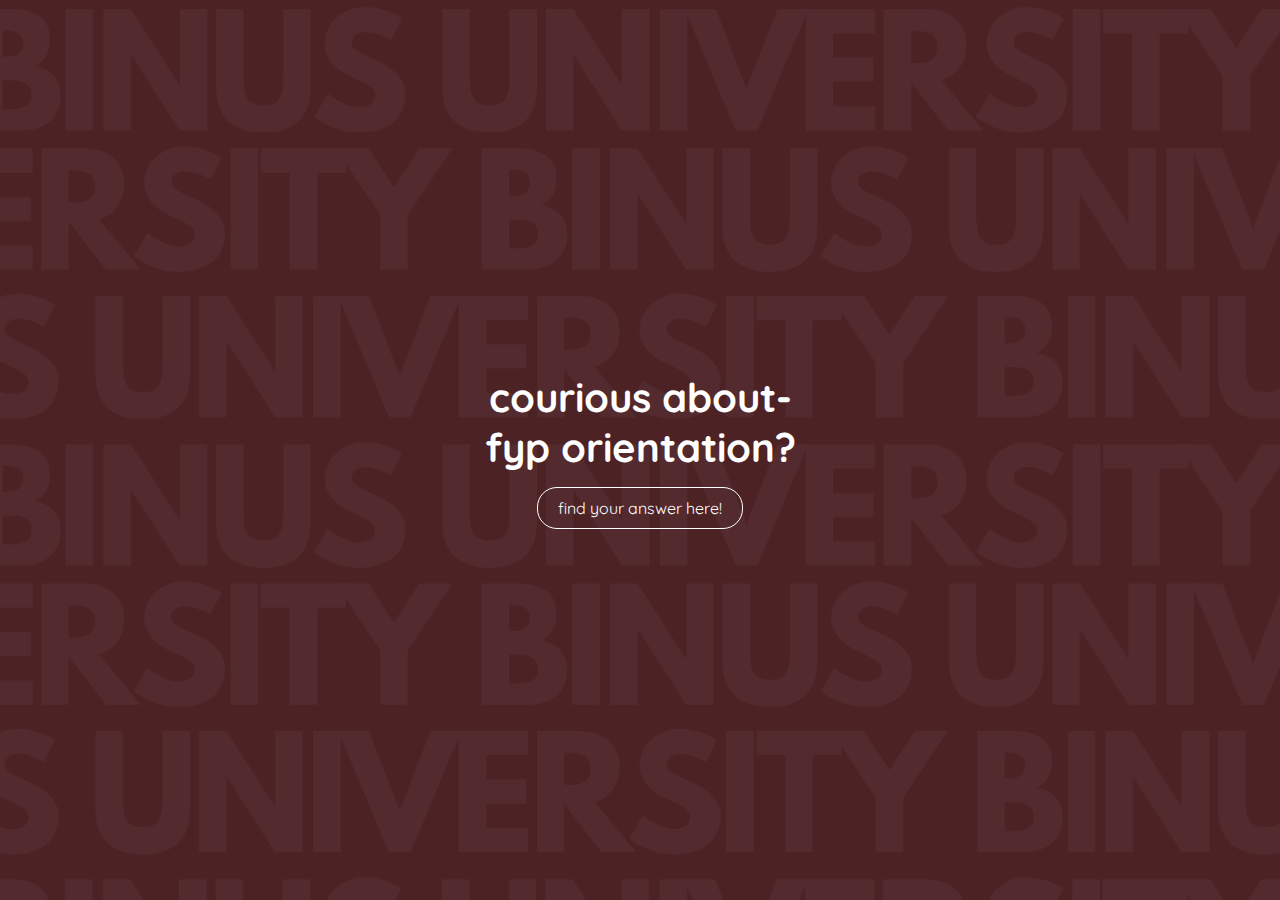
<file: FYP-web/Homepage/index.html>
<!DOCTYPE html>
<html lang="en">
  <head>
    <meta charset="UTF-8" />
    <meta name="viewport" content="width=device-width, initial-scale=1.0" />
    <link rel="icon" href="../../assets/favicon.ico" />
    <link rel="stylesheet" href="style.css" />
    <link
      rel="stylesheet"
      href="https://cdnjs.cloudflare.com/ajax/libs/font-awesome/6.7.2/css/all.min.css"
      integrity="sha512-Evv84Mr4kqVGRNSgIGL/F/aIDqQb7xQ2vcrdIwxfjThSH8CSR7PBEakCr51Ck+w+/U6swU2Im1vVX0SVk9ABhg=="
      crossorigin="anonymous"
      referrerpolicy="no-referrer"
    />
    <link rel="preconnect" href="https://fonts.googleapis.com" />
    <link rel="preconnect" href="https://fonts.gstatic.com" crossorigin />
    <link
      href="https://fonts.googleapis.com/css2?family=Quicksand:wght@300..700&display=swap"
      rel="stylesheet"
    />
    <title>efwaipiel - alam sutera</title>
  </head>
  <div class="moving-background"></div>
    <!-- <nav id="navbar-container">
      <a href="./index.html" id="logo-fypl"><img src="../../assets/logo.PNG" alt="logo" id="logo-nav"
      /></a>

      <div>
        <ul id="resp-nav">
          <li><a href="./fyp.html">fyp</a></li>
          <li><a href="./faq.html">faq</a></li>
          <a href="#" id="close"
            ><img src="../../assets/x-button.png" alt=""
          /></a>
        </ul>
      </div>

      <div id="mobile">
        <i id="bar"><img src="../../assets/drop-button.png" alt=""/></i>
      </div>
    </nav> -->

    <div class="title-home">
      <h1>courious about-</h1>
      <h1>fyp orientation?</h1>
      <a href="./fyp.html">find your answer here!</a>
    </div>

    <script src="./script.js"></script>
  </body>
</html>
</file>
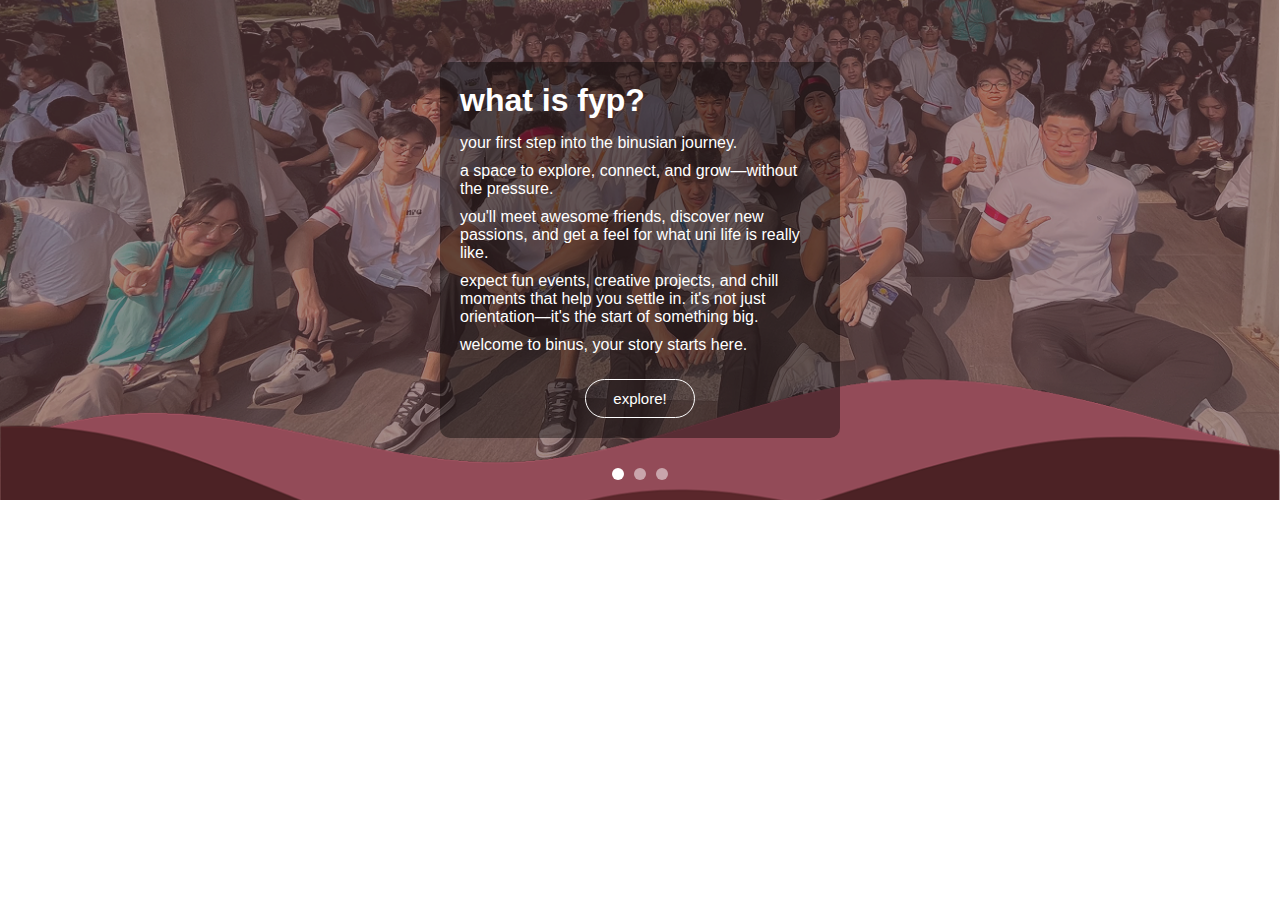
<file: FYP-web/Homepage/carosel-testing.html>
<!DOCTYPE html>
<html lang="en">
<head>
  <meta charset="UTF-8">
  <meta name="viewport" content="width=device-width, initial-scale=1.0">
  <title>FYP Carousel</title>
  <style>
    * {
      margin: 0;
      padding: 0;
      box-sizing: border-box;
    }

    body {
      font-family: Arial, sans-serif;
    }

    .carousel-container {
      position: relative;
      height: 500px;
      overflow: hidden;
    }

    .carousel-slide {
      position: absolute;
      top: 0;
      left: 0;
      width: 100%;
      height: 100%;
      opacity: 0;
      transition: opacity 0.5s ease-in-out;
      background-size: cover;
      background-position: center;
      display: flex;
      flex-direction: column;
      align-items: center;
      justify-content: center;
    }

    .carousel-slide.active {
      opacity: 1;
    }

    .first-card {
      color: white;
      height: 100%;
      width: 100%;
      display: flex;
      flex-direction: column;
      align-items: center;
      justify-content: center;
    }

    .first-card div {
      display: flex;
      flex-direction: column;
      justify-content: center;
      width: 400px;
      z-index: 10;
      background-color: rgba(0, 0, 0, 0.4);
      padding: 20px;
      border-radius: 10px;
    }

    .first-card h1 {
      margin-bottom: 15px;
    }

    .first-card p {
      margin-bottom: 10px;
    }

    .first-card div button {
      margin-top: 15px;
      background: none;
      border: 1px solid white;
      padding: 10px 20px;
      border-radius: 20px;
      transition: 0.45s;
      color: white;
      width: 110px;
      font-size: 15px;
      align-self: center;
    }

    .first-card div button:hover {
      background-color: #fefefe;
      border: 1px solid white;
      color: #59282b;
      cursor: pointer;
    }

    .carousel-indicators {
      position: absolute;
      bottom: 20px;
      left: 50%;
      transform: translateX(-50%);
      display: flex;
      gap: 10px;
      z-index: 20;
    }

    .indicator {
      width: 12px;
      height: 12px;
      border-radius: 50%;
      background-color: rgba(255, 255, 255, 0.5);
      cursor: pointer;
      transition: background-color 0.3s ease;
    }

    .indicator.active {
      background-color: white;
    }
  </style>
</head>
<body>
  <div class="carousel-container">
    <div class="carousel-slide active" style="background-image: url('../../assets/card-1.png')">
      <div class="first-card">
        <div>
          <h1>what is fyp?</h1>
          <p>your first step into the binusian journey.</p>
          <p>a space to explore, connect, and grow—without the pressure.</p>
          <p>
            you'll meet awesome friends, discover new passions, and get a feel for
            what uni life is really like.
          </p>
          <p>
            expect fun events, creative projects, and chill moments that help you
            settle in. it's not just orientation—it's the start of something big.
          </p>
          <p>welcome to binus, your story starts here.</p>
          <button id="exploreButton">explore!</button>
        </div>
      </div>
    </div>
    <div class="carousel-slide" style="background-image: url('../../assets/card-2.png')">
      <div class="first-card">
        <div>
          <h1>discover more</h1>
          <p>fyp is where connections begin and futures take shape.</p>
          <p>join events designed to help you find your place in binus.</p>
          <p>
            whether you're into tech, arts, business, or just figuring things out—there's
            something here for you.
          </p>
          <p>
            our community is waiting to welcome you.
          </p>
          <button id="joinButton">join us!</button>
        </div>
      </div>
    </div>
    <div class="carousel-slide" style="background-image: url('../../assets/card-3.png')">
      <div class="first-card">
        <div>
          <h1>grow with us</h1>
          <p>at binus, learning happens everywhere.</p>
          <p>fyp introduces you to a world of opportunities beyond the classroom.</p>
          <p>
            build skills, develop confidence, and make memories that will last a lifetime.
          </p>
          <p>
            we're excited to see what you'll achieve.
          </p>
          <button id="learnButton">learn more</button>
        </div>
      </div>
    </div>
    <div class="carousel-indicators">
      <div class="indicator active" data-index="0"></div>
      <div class="indicator" data-index="1"></div>
      <div class="indicator" data-index="2"></div>
    </div>
  </div>

  <script>
    document.addEventListener('DOMContentLoaded', function() {
      const slides = document.querySelectorAll('.carousel-slide');
      const indicators = document.querySelectorAll('.indicator');
      let currentSlide = 0;
      let interval;

      // Function to change slide
      function changeSlide(index) {
        // Remove active class from all slides and indicators
        slides.forEach(slide => slide.classList.remove('active'));
        indicators.forEach(indicator => indicator.classList.remove('active'));
        
        // Add active class to current slide and indicator
        slides[index].classList.add('active');
        indicators[index].classList.add('active');
        
        // Update current slide index
        currentSlide = index;
      }

      // Auto slide change
      function startCarousel() {
        interval = setInterval(() => {
          let nextSlide = (currentSlide + 1) % slides.length;
          changeSlide(nextSlide);
        }, 1000); // Change slide every 1 second
      }

      // Initialize carousel
      startCarousel();

      // Add click event to indicators
      indicators.forEach(indicator => {
        indicator.addEventListener('click', function() {
          const slideIndex = parseInt(this.getAttribute('data-index'));
          changeSlide(slideIndex);
          
          // Reset interval to prevent immediate change after manual selection
          clearInterval(interval);
          startCarousel();
        });
      });

      // Add click events to buttons
      document.getElementById('exploreButton').addEventListener('click', function() {
        alert('Welcome to FYP! Start exploring now!');
      });

      // Add event listeners for other buttons when the respective slides are active
      document.querySelectorAll('button').forEach(button => {
        button.addEventListener('click', function() {
          if (this.id === 'joinButton') {
            alert('Thanks for joining us! We\'ll be in touch soon.');
          } else if (this.id === 'learnButton') {
            alert('Check your email for more information about FYP opportunities!');
          }
        });
      });

      // Pause carousel on hover
      document.querySelector('.carousel-container').addEventListener('mouseenter', function() {
        clearInterval(interval);
      });

      // Resume carousel on mouse leave
      document.querySelector('.carousel-container').addEventListener('mouseleave', function() {
        startCarousel();
      });
    });
  </script>
</body>
</html>
</file>
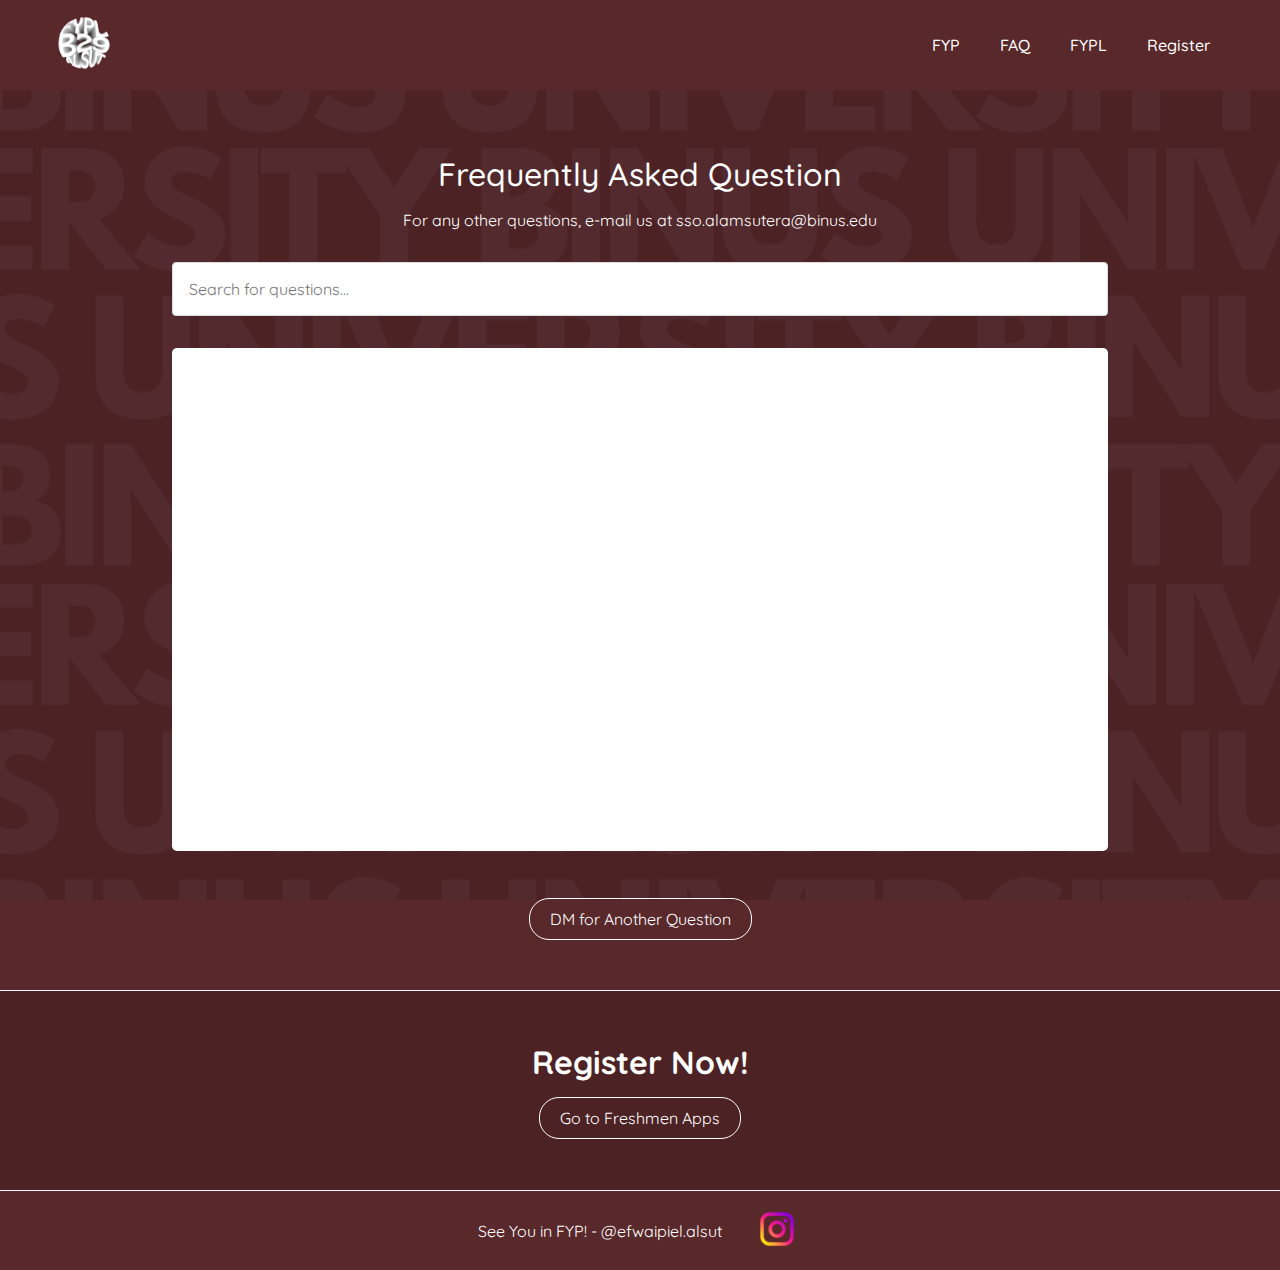
<file: FYP-web/Homepage/faq.html>
<!DOCTYPE html>
<html lang="en">
  <head>
    <meta charset="UTF-8" />
    <meta name="viewport" content="width=device-width, initial-scale=1.0" />
    <link rel="icon" href="assets/favicon.ico" />
    <link rel="stylesheet" href="style.css" />
    <link
      rel="stylesheet"
      href="https://cdnjs.cloudflare.com/ajax/libs/font-awesome/6.7.2/css/all.min.css"
      integrity="sha512-Evv84Mr4kqVGRNSgIGL/F/aIDqQb7xQ2vcrdIwxfjThSH8CSR7PBEakCr51Ck+w+/U6swU2Im1vVX0SVk9ABhg=="
      crossorigin="anonymous"
      referrerpolicy="no-referrer"
    />
    <link rel="preconnect" href="https://fonts.googleapis.com" />
    <link rel="preconnect" href="https://fonts.gstatic.com" crossorigin />
    <link
      href="https://fonts.googleapis.com/css2?family=Quicksand:wght@300..700&display=swap"
      rel="stylesheet"
    />
    <title>FAQ</title>
  </head>
  <body>
    <nav id="navbar-container">
      <a href="./fyp.html" id="logo-fypl">
        <img src="assets/Logo.png" alt="logo" id="logo-nav"/>
      </a>

      <div>
        <ul id="resp-nav">
          <li><a href="./fyp.html">FYP</a></li>
          <li><a href="./faq.html">FAQ</a></li>
          <li><a href="./fypl.html">FYPL</a></li>
          <li><a href="https://freshmen.apps.binus.ac.id">Register</a></li>
          <a href="#" id="close"
            ><img src="assets/x-button.png" alt=""
          /></a>
        </ul>
      </div>

      <div id="mobile">
        <i id="bar"><img src="assets/drop-button.png" alt="" /></i>
      </div>
    </nav>

    <div class="faq-wrapper">
      <h1>Frequently Asked Question</h1>
      <p class="email-contact">
        For any other questions, e-mail us at
        <a href="mailto:sso.alamsutera@binus.edu">sso.alamsutera@binus.edu</a>
      </p>

      <div class="search-container">
        <input
          type="text"
          class="search-input"
          placeholder="Search for questions..."
          id="searchFAQ"
        />
      </div>

      <div class="faq-container">
        <div class="faq-item">
          <div class="faq-question">
            <span>What is FL and what do they do?</span>
            <span class="faq-toggle">+</span>
          </div>
          <div class="faq-answer">
            <p>
              Freshmen leader (FL) is one of the roles in the whole fyp series.
              FLs are basically the first people freshmen will interact with
              during orientation. For about a week, FLs will help guide and lead
              freshmen to adjust to college life, understand and apply binus
              core values (like BGA, SPIRIT, etc.), and make sure everything
              runs smoothly during orientation.
            </p>
          </div>
        </div>

        <div class="faq-item">
          <div class="faq-question">
            <span>What are the benefits of being an FL or FP?</span>
            <span class="faq-toggle">+</span>
          </div>
          <div class="faq-answer">
            <p>
              There's a bunch of perks you get if you join as an FL or FP.
              Things like certificates, SAT points (for FL), community service
              points (for FP), and of course a lot of soft skills you'll develop
              from the experience. you'll also get a lanyard, t-shirt (for FL),
              and exclusive apparel (for FP) that looks super cool. That's it?
              Nopeee, you'll also get free parking during your time as an FL or
              FP. Pretty nice right?
            </p>
          </div>
        </div>

        <div class="faq-item">
          <div class="faq-question">
            <span>How to sign up as FL or FP?</span>
            <span class="faq-toggle">+</span>
          </div>
          <div class="faq-answer">
            <p>
              If you wanna sign up, just go to freshmen.apps.binus.ac.id (if
              it's slow or error try incognito or a different browser). Then go
              to 'student registration' and make sure the role at the top is set
              to 'freshmen chaperone'. Don't forget to click 'search'. Scroll
              down and you'll see the open recruitment poster for FL and FP,
              read it to check the requirements. Then scroll a bit more and
              you'll see the personal info form. Fill that honestly, choose the
              role you want (FL or FP), and upload your CV.
            </p>
            <p>
              Once everything's filled, double-check and just hit submit. Don't
              forget to pick your interview schedule in the 'schedule selection'
              menu. If you're applying for both FL and FP, choose the same
              schedule twice and don't forget to change the role each time to FL
              and FP. You can still reschedule later if needed. After that,
              you'll be contacted or added to a candidate group by your
              department's FYPL.
            </p>
          </div>
        </div>

        <div class="faq-item">
          <div class="faq-question">
            <span>How's the selection process for FL and FP?</span>
            <span class="faq-toggle">+</span>
          </div>
          <div class="faq-answer">
            <p>
              The selection usually starts about a week after registration
              opens. Once you've signed up, you'll be invited to a group by your
              department's FYPL, and they'll give you all the details about the
              interview schedule, room, and technical stuff. If you've chosen
              your interview slot, just show up on time and at the right place.
              after the interview, you'll need to wait for the results which
              will be reviewed by SSO and your department—it might take about
              1-2 months. the results will be sent to your BINUS email, so keep
              checking it!
            </p>
          </div>
        </div>

        <div class="faq-item">
          <div class="faq-question">
            <span
              >On the freshmen apps, there's a question “do you want to be a
              mentor?” what's that about?</span
            >
            <span class="faq-toggle">+</span>
          </div>
          <div class="faq-answer">
            <p>
              The “mentor” here is a different role that offered by BINUS, usually
              for 1 semester. you can read more about it at:
              support.binus.ac.id/article/mentor-tutor-duta-binusian if you're
              interested in that too, you can click 'yes'. don't worry, it won't
              affect your fl/fp interview result. we're just curious hehe.
            </p>
          </div>
        </div>

        <div class="faq-item">
          <div class="faq-question">
            <span
              >Can 4th semester students still apply as FP even if they'll be
              doing internships?</span
            >
            <span class="faq-toggle">+</span>
          </div>
          <div class="faq-answer">
            <p>
              Yup, totally can. Even if you're interning, you still need to lead
              the eese 2 sessions (which happens while you're interning), but
              eese 2 meetings are not as intense or frequent as EESE 1. As for
              example, you might only need to do a session once every 1-3 weeks,
              compared to weekly meetings in EESE 1. You'll just need to come to
              campus to check in manually for each session.
            </p>
          </div>
        </div>

        <div class="faq-item">
          <div class="faq-question">
            <span>What's the difference between FL and FP?</span>
            <span class="faq-toggle">+</span>
          </div>
          <div class="faq-answer">
            <p>
              The main difference is the timing of your duties. FL works during
              orientation until inauguration, while FP is active throughout the
              excellent program—around a year during the freshmen's 1st and 2nd
              semesters. the job is different too—FLs help manage freshmen and
              make sure the orientation events run well. Usually, you'll be
              assigned to a class along with other FLs and help guide freshmen
              during that week. FPs, on the other hand, are more like mentors
              during the whole academic year. You'll help your class throughout
              the excellent program, guide them during uni life, and be their
              go-to person. Benefits are also different—FPs get community
              service points, while fls get sat points.
            </p>
          </div>
        </div>

        <div class="faq-item">
          <div class="faq-question">
            <span>When does next B29 start?</span>
            <span class="faq-toggle">+</span>
          </div>
          <div class="faq-answer">
            <p>
              New student experience & transition (NEXT), which used to be
              called 'otp', will be held from August 18 to 27, then followed by
              academic experience and inauguration on september 4. So only one
              batch of next this year? yup, next is gonna be held in just one
              batch, but don't worry it's still gonna be super fun and full of
              experience. FLs will be the ones leading it, so if you're planning
              to be an FL, make sure your schedule is free from august to
              September, okay?
            </p>
          </div>
        </div>
      </div>
    </div>

    <div id="faq-button">
      <a href="https://www.instagram.com/efwaipiel.alsut?utm_source=ig_web_button_share_sheet&igsh=ZDNlZDc0MzIxNw==">
        DM for Another Question
      </a>
    </div>

    <div class="register-card">
      <h1>Register Now!</h1>
      <a href="https://freshmen.apps.binus.ac.id">Go to Freshmen Apps</a>
    </div>

    <footer>
      <p>See You in FYP! - @efwaipiel.alsut</p>
      <a
        href="https://www.instagram.com/efwaipiel.alsut?utm_source=ig_web_button_share_sheet&igsh=ZDNlZDc0MzIxNw=="
        ><img src="assets/instagram.png" alt="instagram-logo"
      /></a>
    </footer>

    <script src="./script.js"></script>
  </body>
</html>
</file>
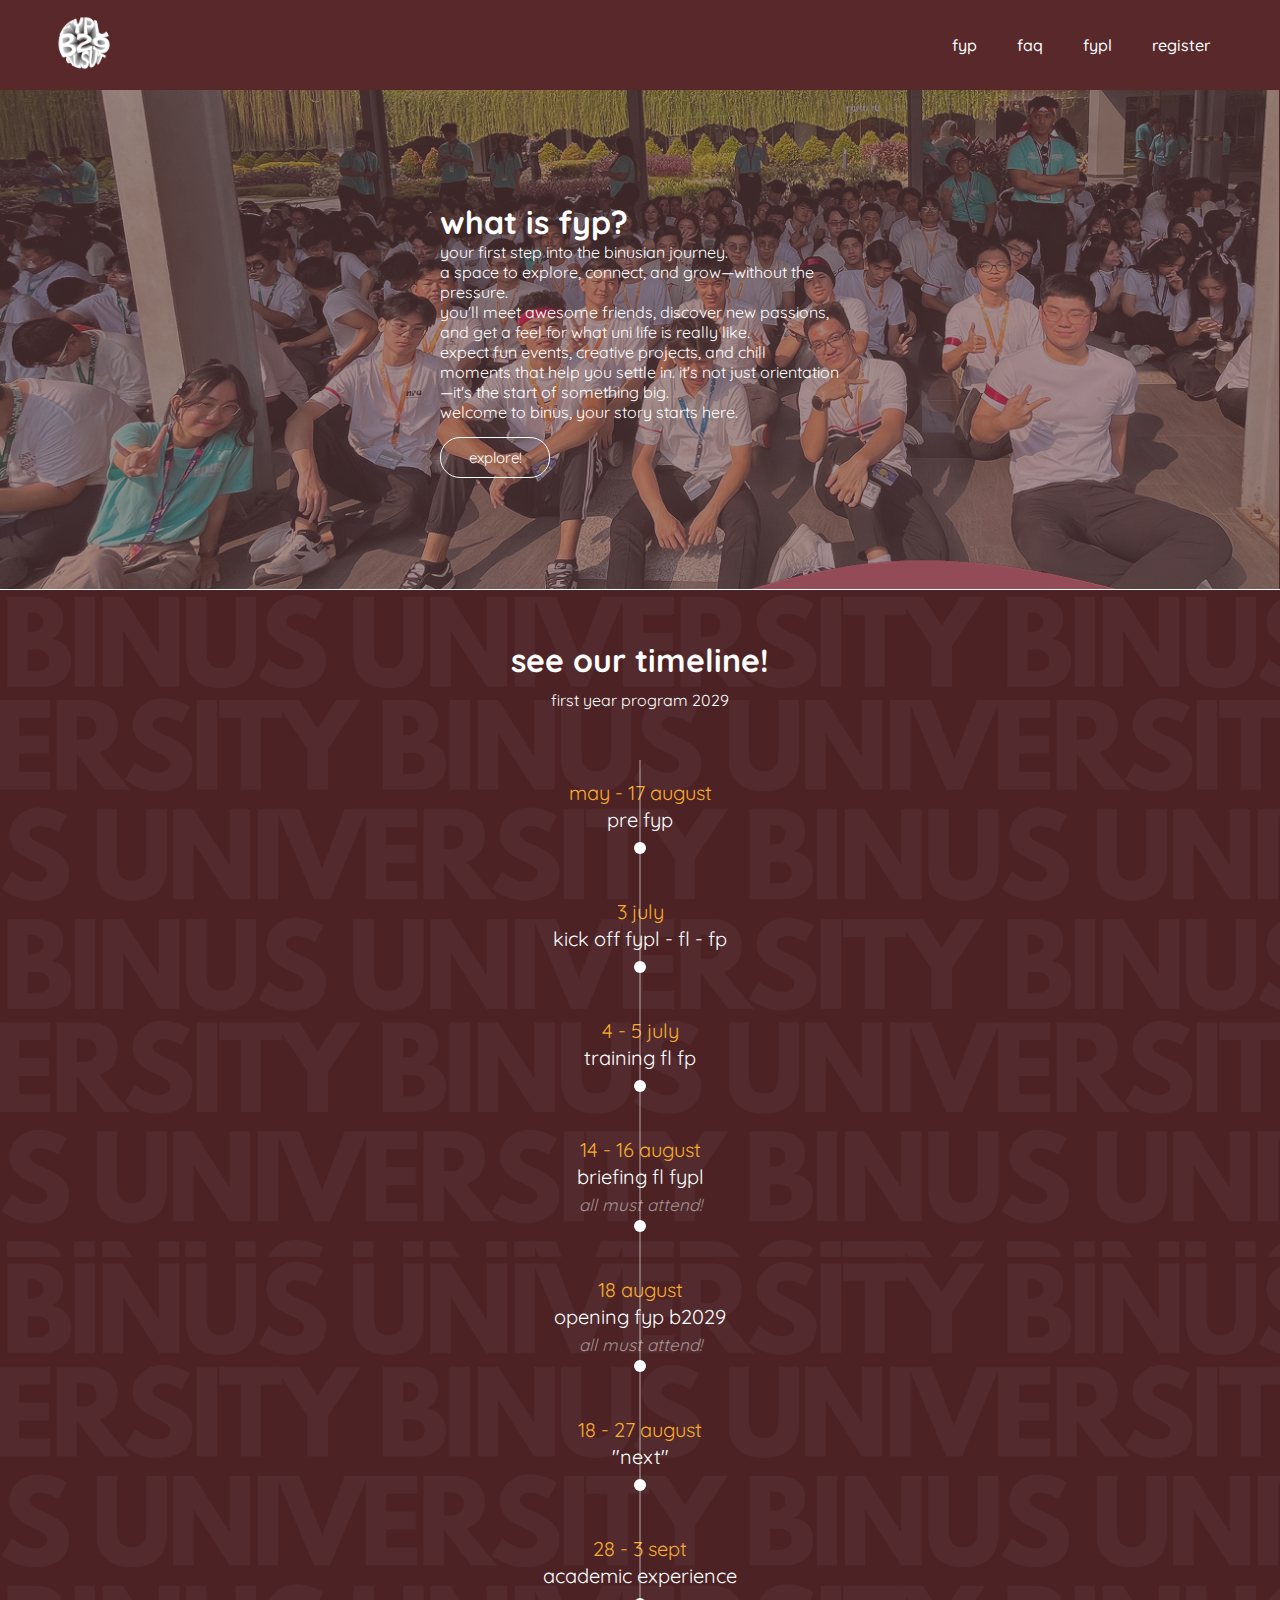
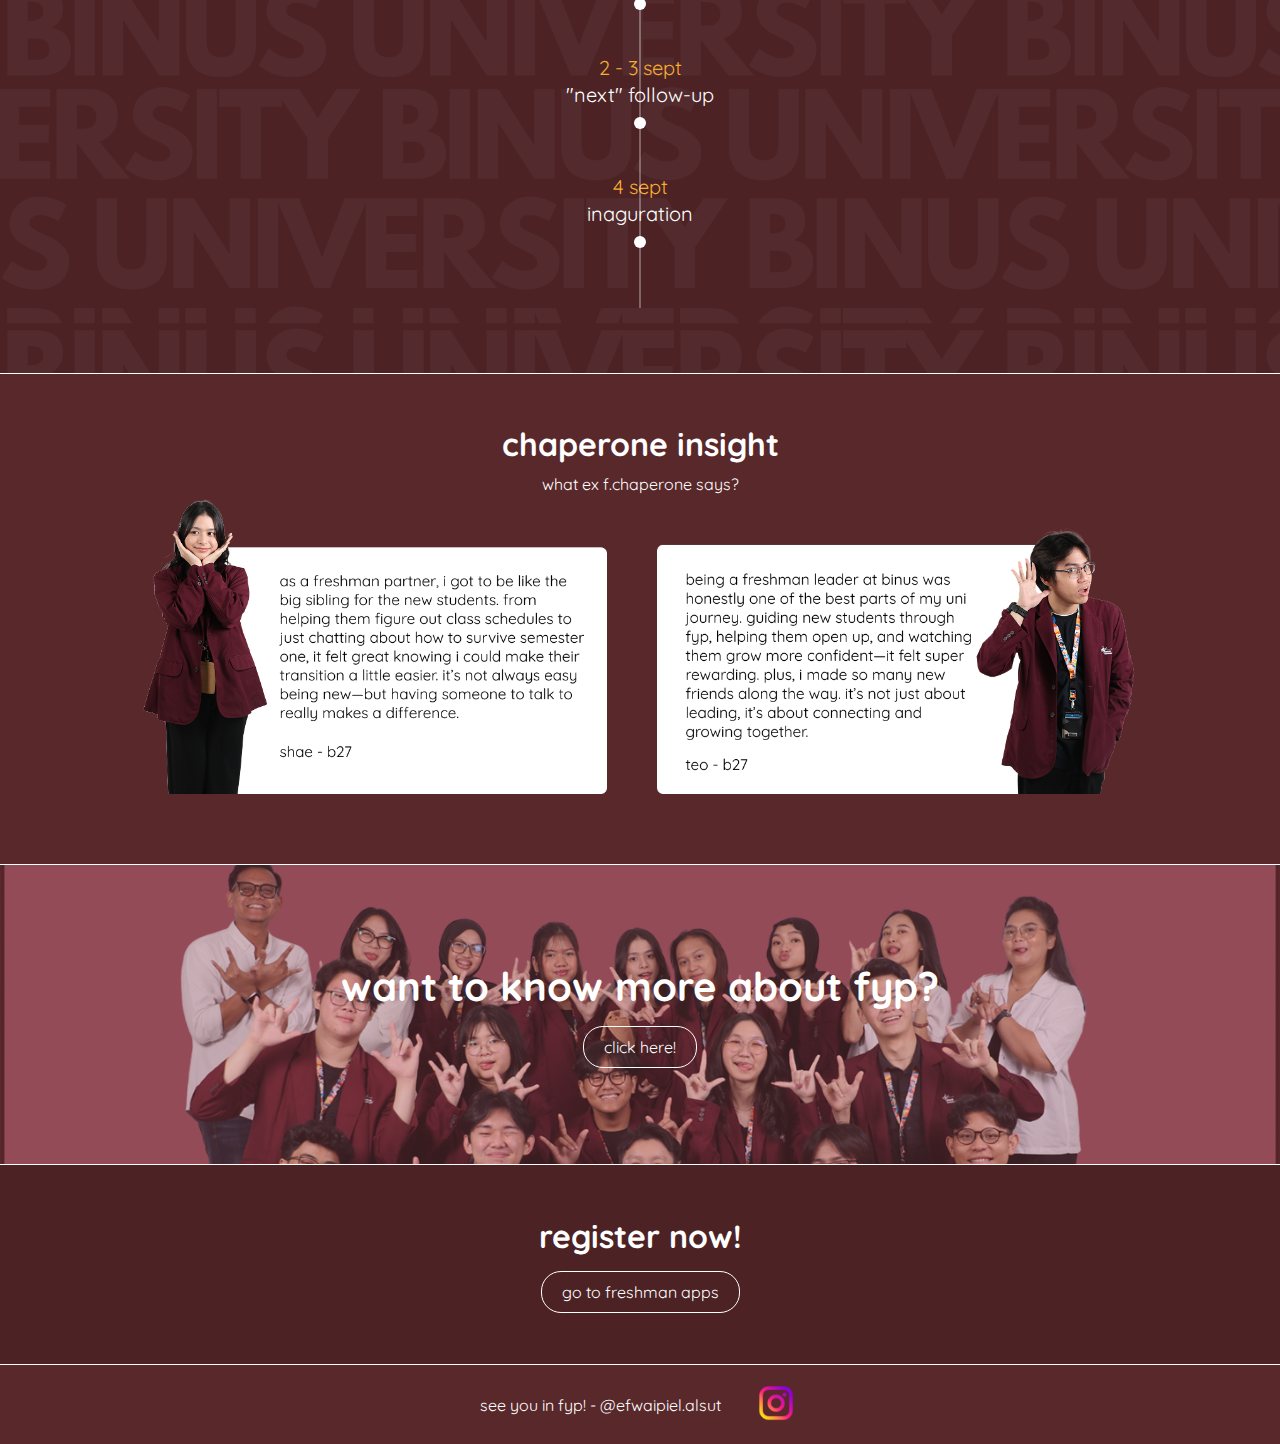
<file: FYP-web/Homepage/fyp.html>
<!DOCTYPE html>
<html lang="en">
  <head>
    <meta charset="UTF-8" />
    <meta name="viewport" content="width=device-width, initial-scale=1.0" />
    <link rel="icon" href="../../assets/favicon.ico" />
    <link rel="stylesheet" href="style.css" />
    <link
      rel="stylesheet"
      href="https://cdnjs.cloudflare.com/ajax/libs/font-awesome/6.7.2/css/all.min.css"
      integrity="sha512-Evv84Mr4kqVGRNSgIGL/F/aIDqQb7xQ2vcrdIwxfjThSH8CSR7PBEakCr51Ck+w+/U6swU2Im1vVX0SVk9ABhg=="
      crossorigin="anonymous"
      referrerpolicy="no-referrer"
    />
    <link rel="preconnect" href="https://fonts.googleapis.com" />
    <link rel="preconnect" href="https://fonts.gstatic.com" crossorigin />
    <link
      href="https://fonts.googleapis.com/css2?family=Quicksand:wght@300..700&display=swap"
      rel="stylesheet"
    />
    <title>fyp</title>
  </head>
  <body>
    <nav id="navbar-container">
      <a href="./fyp.html" id="logo-fypl"
        ><img src="../../assets/logo.PNG" alt="logo" id="logo-nav"
      /></a>

      <div>
        <ul id="resp-nav">
          <li><a href="./fyp.html">fyp</a></li>
          <li><a href="./faq.html">faq</a></li>
          <li><a href="./fypl.html">fypl</a></li>
          <li><a href="https://freshmen.apps.binus.ac.id">register</a></li>
          <a href="#" id="close"
            ><img src="../../assets/x-button.png" alt=""
          /></a>
        </ul>
      </div>

      <div id="mobile">
        <i id="bar"><img src="../../assets/drop-button.png" alt="" /></i>
      </div>
    </nav>

    <div class="first-card">
      <div>
        <h1>what is fyp?</h1>
        <p>your first step into the binusian journey.</p>
        <p>a space to explore, connect, and grow—without the pressure.</p>
        <p>
          you'll meet awesome friends, discover new passions, and get a feel for
          what uni life is really like.
        </p>
        <p>
          expect fun events, creative projects, and chill moments that help you
          settle in. it's not just orientation—it's the start of something big.
        </p>
        <p>welcome to binus, your story starts here.</p>
        <button id="exploreButton">explore!</button>
      </div>
    </div>

    <div class="timeline-container">

      <div class="title-timeline">
        <h1>see our timeline!</h1>
        <p>first year program 2029</p>
      </div>
      

      <div class="timeline-line"></div>

      <div class="timeline-item">
        <div class="timeline-content">
          <div class="album-title">may - 17 august</div>
          <div class="track-title">pre fyp</div>
        </div>
        <div class="timeline-dot"></div>
      </div>

      <div class="timeline-item">
        <div class="timeline-content">
          <div class="album-title">3 july</div>
          <div class="track-title">kick off fypl - fl - fp</div>
        </div>
        <div class="timeline-dot"></div>
      </div>

      <div class="timeline-item">
        <div class="timeline-content">
          <div class="album-title">4 - 5 july</div>
          <div class="track-title">training fl fp</div>
        </div>
        <div class="timeline-dot"></div>
      </div>

      <div class="timeline-item">
        <div class="timeline-content">
          <div class="album-title">14 - 16 august</div>
          <div class="track-title">briefing fl fypl</div>
          <div class="track-note">all must attend!</div>
        </div>
        <div class="timeline-dot"></div>
      </div>

      <div class="timeline-item">
        <div class="timeline-content">
          <div class="album-title">18 august</div>
          <div class="track-title">opening fyp b2029</div>
          <div class="track-note">all must attend!</div>
        </div>
        <div class="timeline-dot"></div>
      </div>

      <div class="timeline-item">
        <div class="timeline-content">
          <div class="album-title">18 - 27 august</div>
          <div class="track-title">"next"</div>
          <!-- <div class="track-note">best metal rock / strongest dynamic</div> -->
        </div>
        <div class="timeline-dot"></div>
      </div>

      <div class="timeline-item">
        <div class="timeline-content">
          <div class="album-title">28 - 3 sept</div>
          <div class="track-title">academic experience</div>
          <!-- <div class="track-note">perfection of post-rock dynamics</div> -->
        </div>
        <div class="timeline-dot"></div>
      </div>

      <div class="timeline-item">
        <div class="timeline-content">
          <div class="album-title">2 - 3 sept</div>
          <div class="track-title">"next" follow-up</div>
          <!-- <div class="track-note">significant vocals / pure</div> -->
        </div>
        <div class="timeline-dot"></div>
      </div>

      <div class="timeline-item">
        <div class="timeline-content">
          <div class="album-title">4 sept</div>
          <div class="track-title">inaguration</div>
        </div>
        <div class="timeline-dot"></div>
      </div>

      <div class="timeline-end">
        <p></p>
      </div>

    </div>

    <div class="testimonial" id="content-section">
      <h1>chaperone insight</h1>
      <p>what ex f.chaperone says?</p>
      <div class="card-testi">
        <img src="../../assets/shae-testi.png" alt="" />
        <img src="../../assets/teo-testi.png" alt="" />
      </div>
    </div>

    <div class="card-faq">
      <div>
        <h1>want to know</h1>
        <h1>more about fyp?</h1>
      </div>

      <a href="./faq.html">click here!</a>
    </div>

    <div class="register-card">
      <h1>register now!</h1>
      <a href="https://freshmen.apps.binus.ac.id">go to freshman apps</a>
    </div>

    <footer>
      <p>see you in fyp! - @efwaipiel.alsut</p>
      <a
        href="https://www.instagram.com/efwaipiel.alsut?utm_source=ig_web_button_share_sheet&igsh=ZDNlZDc0MzIxNw=="
        ><img src="../../assets/instagram.png" alt="instagram-logo"
      /></a>
    </footer>

    <script src="./script.js"></script>
    <script>
      document
        .getElementById("exploreButton")
        .addEventListener("click", function () {
          const contentSection = document.getElementById("content-section");
          contentSection.scrollIntoView({ behavior: "smooth" });
        });

      document.addEventListener("DOMContentLoaded", () => {
        const bgImages = [
          "../../assets/card-1.png",
          "../../assets/card-2.png",
          "../../assets/card-3.jpeg",
          "../../assets/card-4.jpeg",
        ];

        let current = 0;
        const card = document.querySelector(".first-card");

        if (!card) {
          console.warn("Element .first-card not found");
          return;
        }

        setInterval(() => {
          card.style.backgroundImage = `url('${bgImages[current]}')`;
          current = (current + 1) % bgImages.length;
        }, 1500);
      });
    </script>
  </body>
</html>
</file>
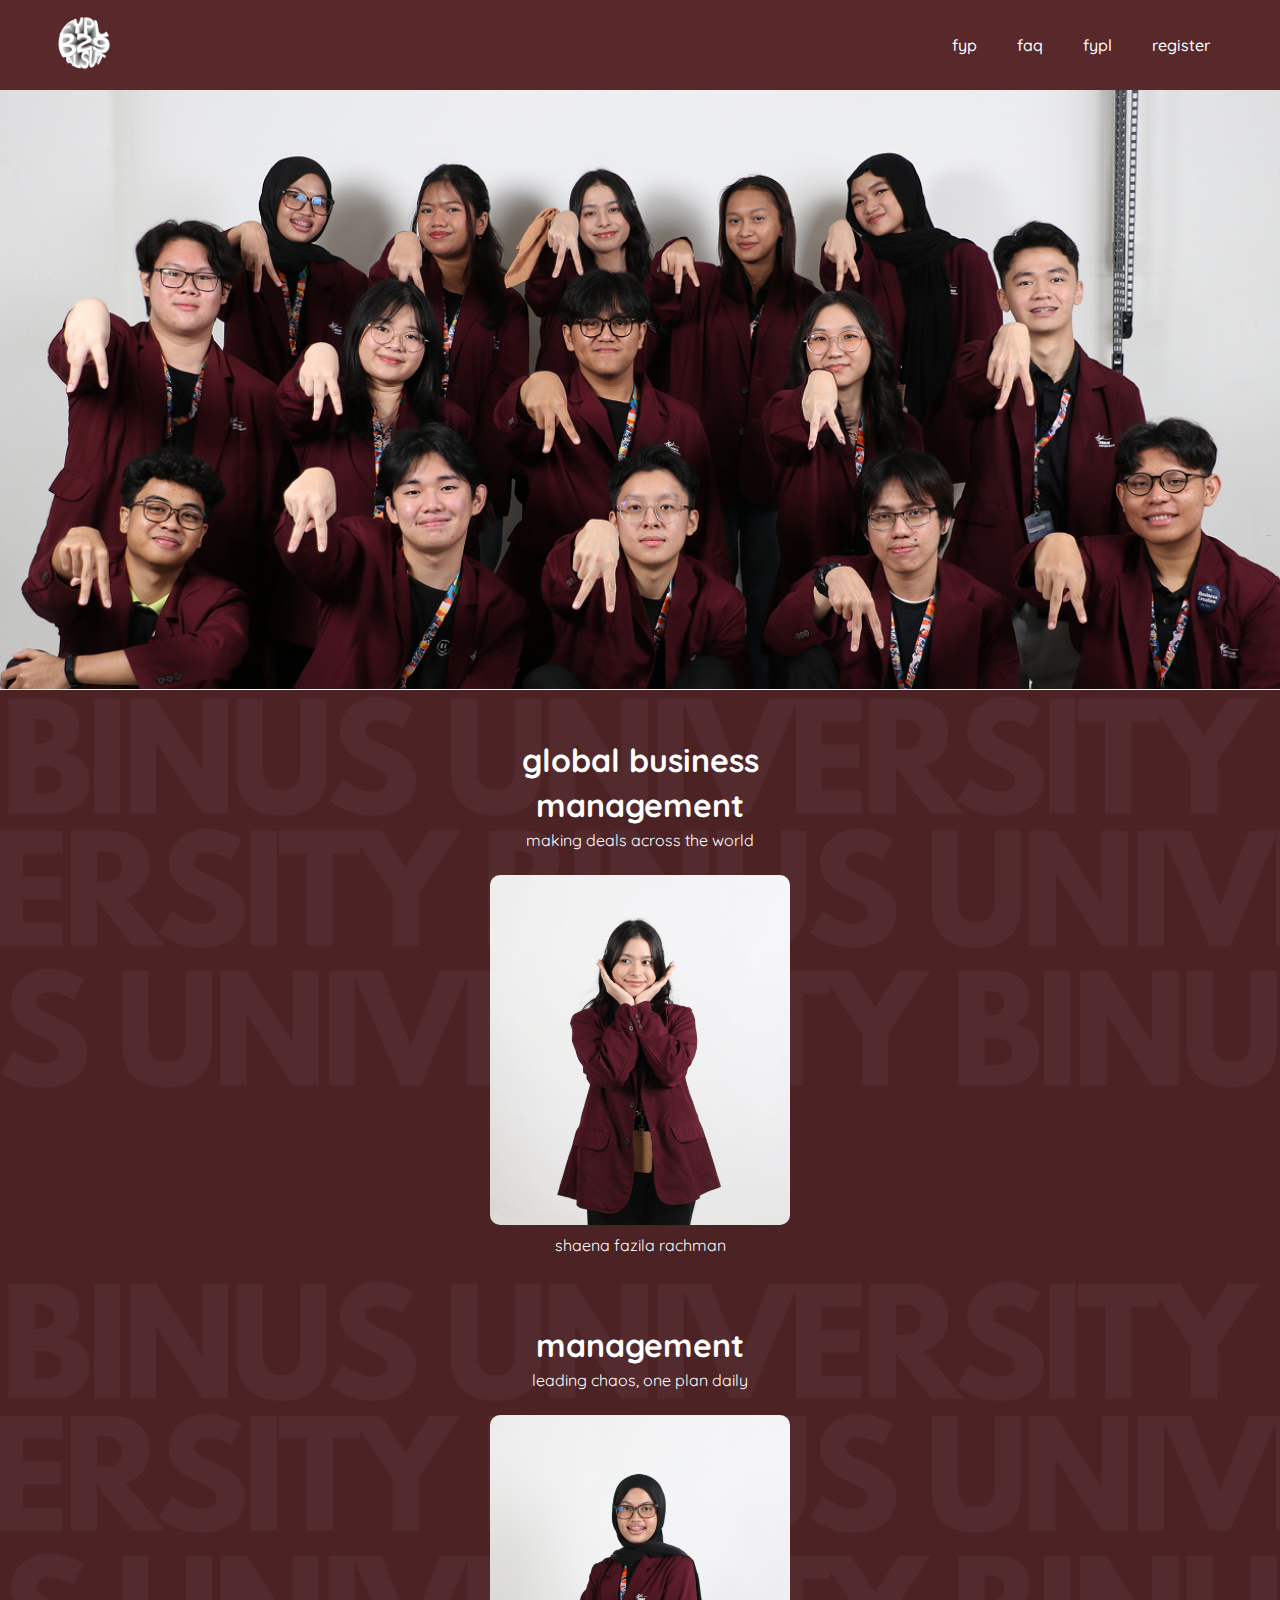
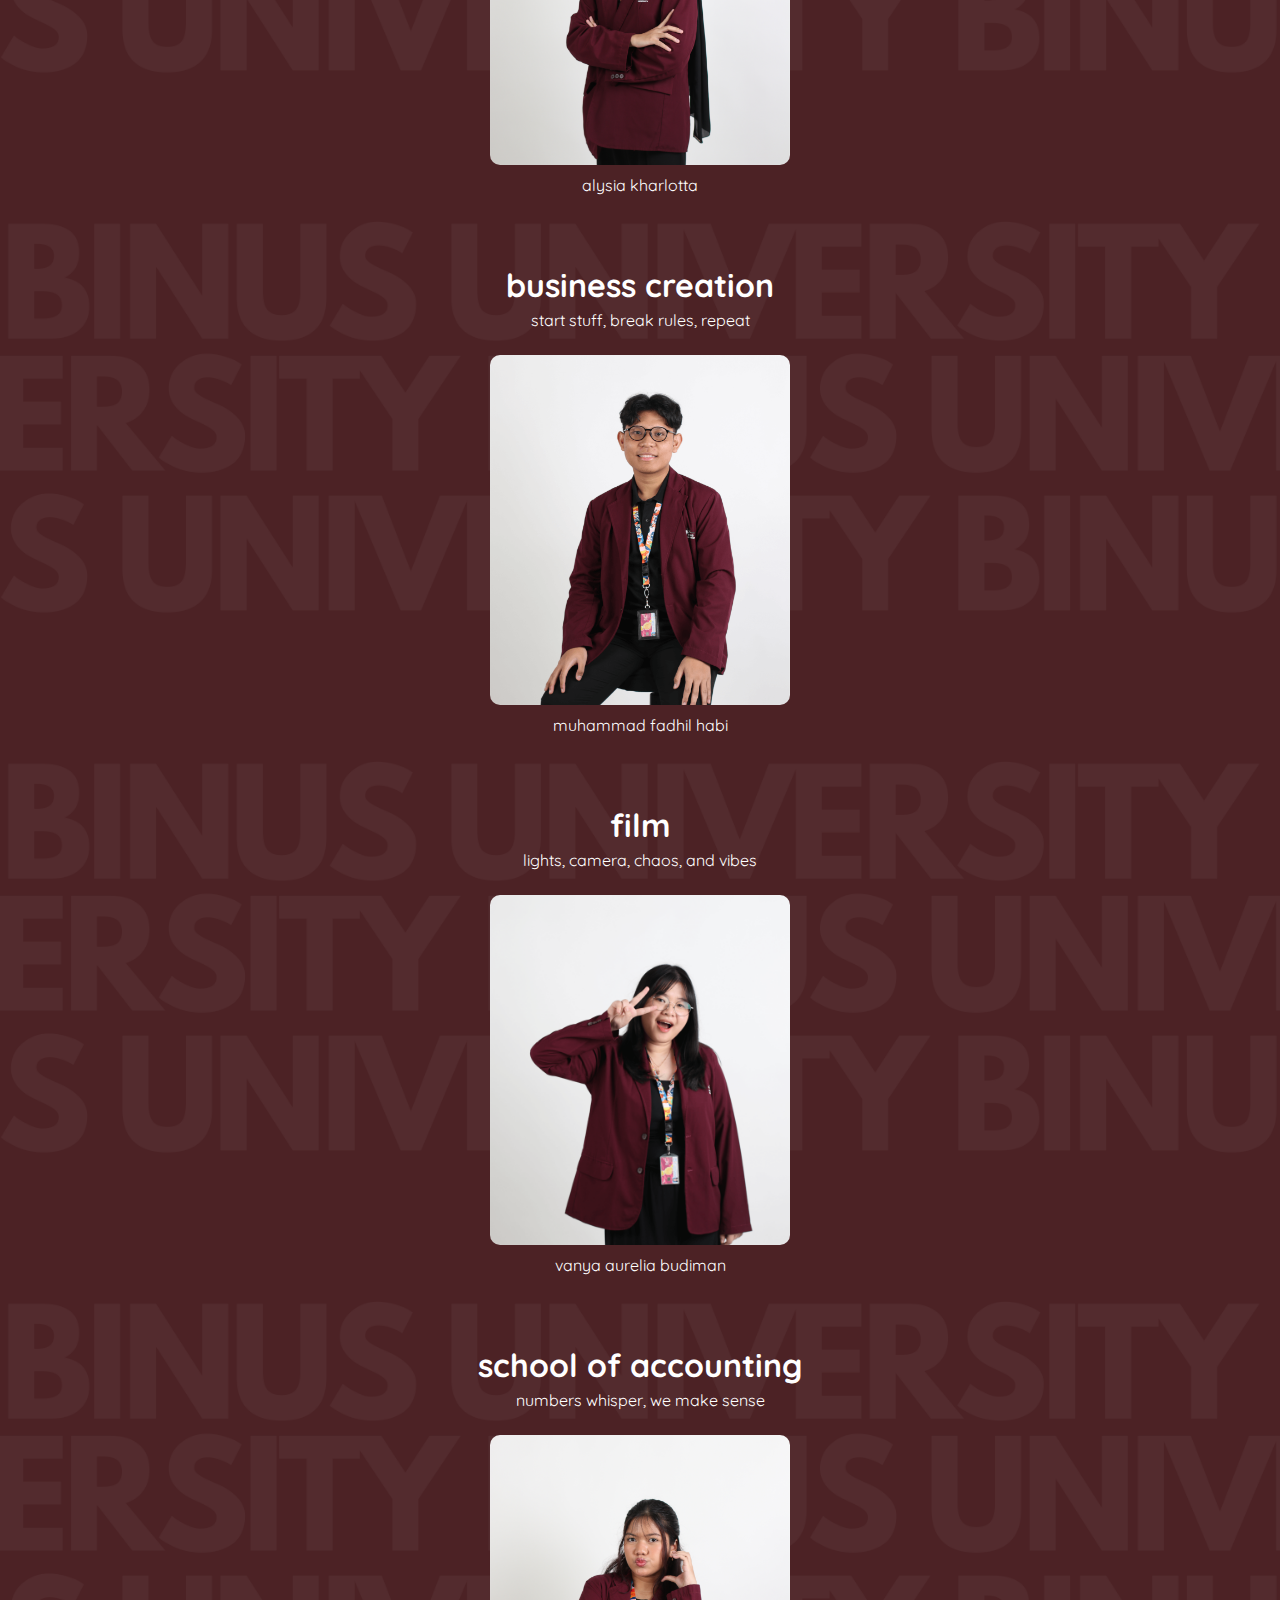
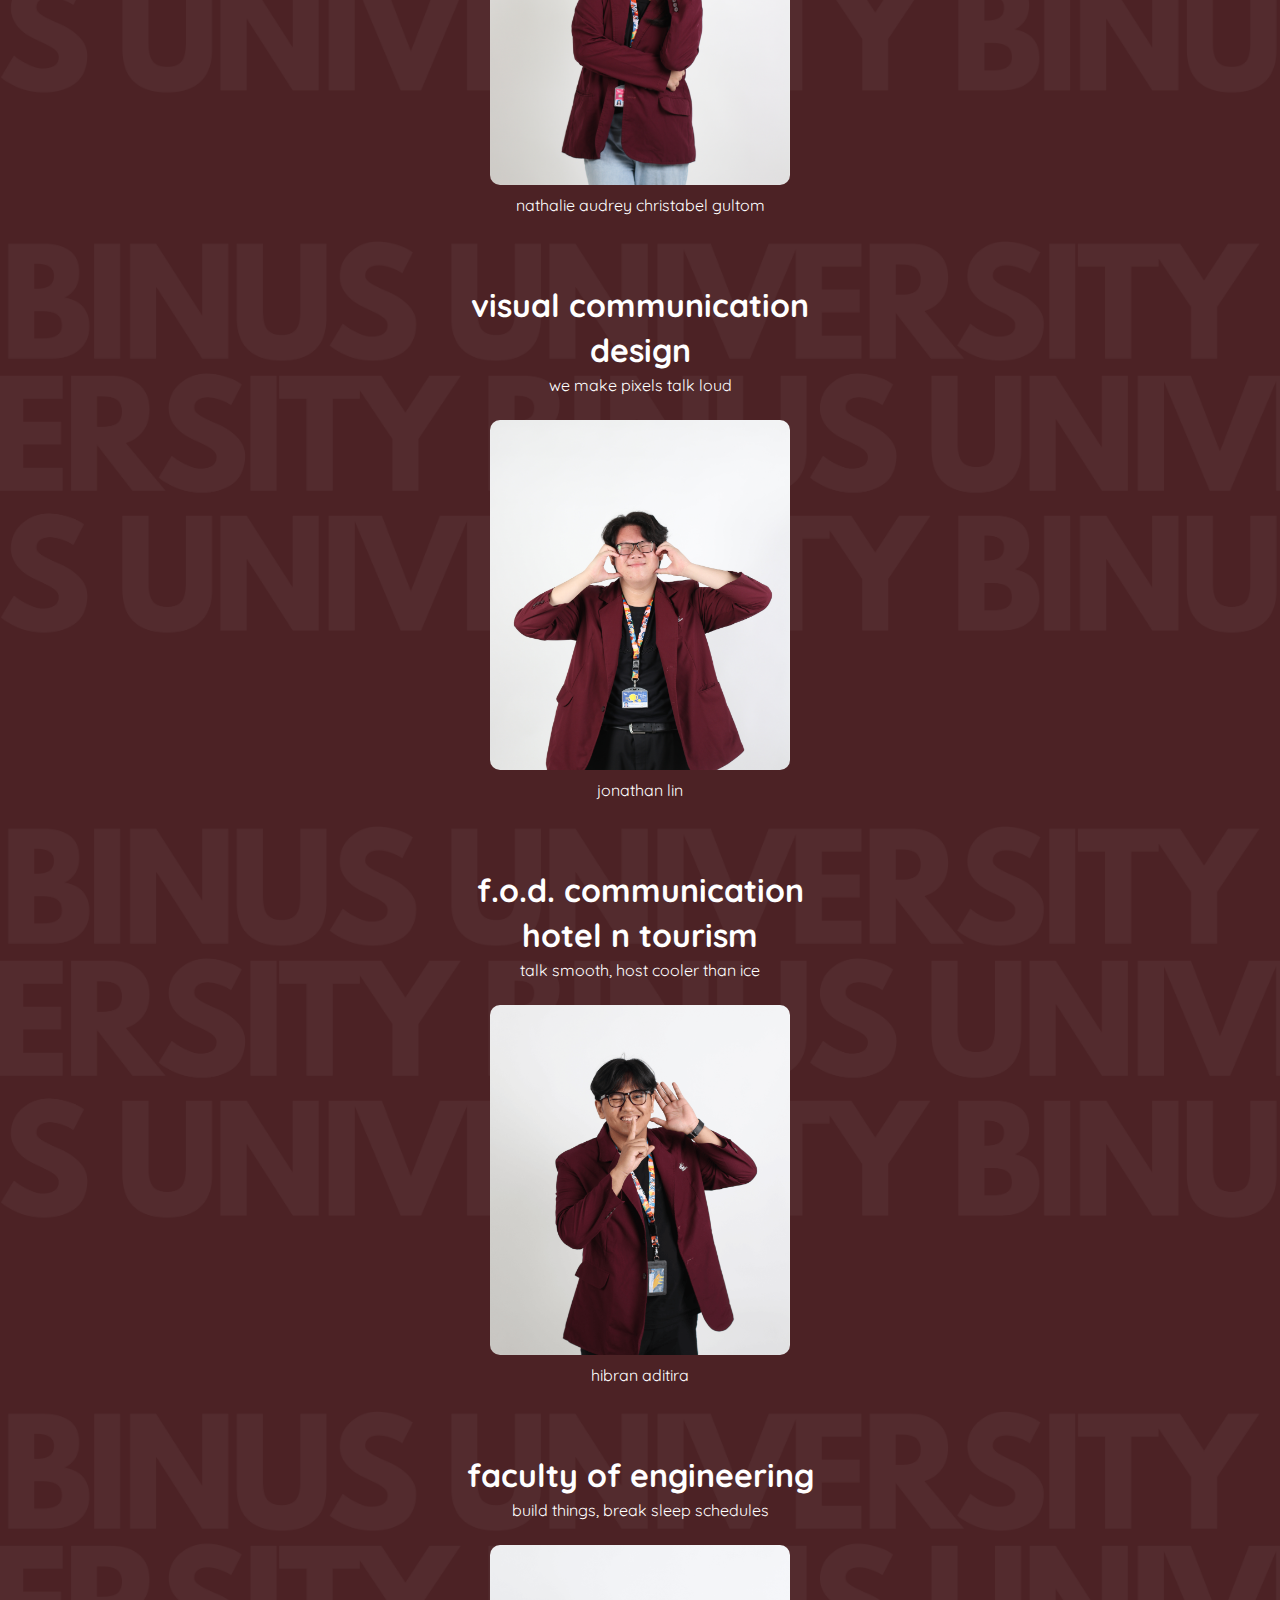
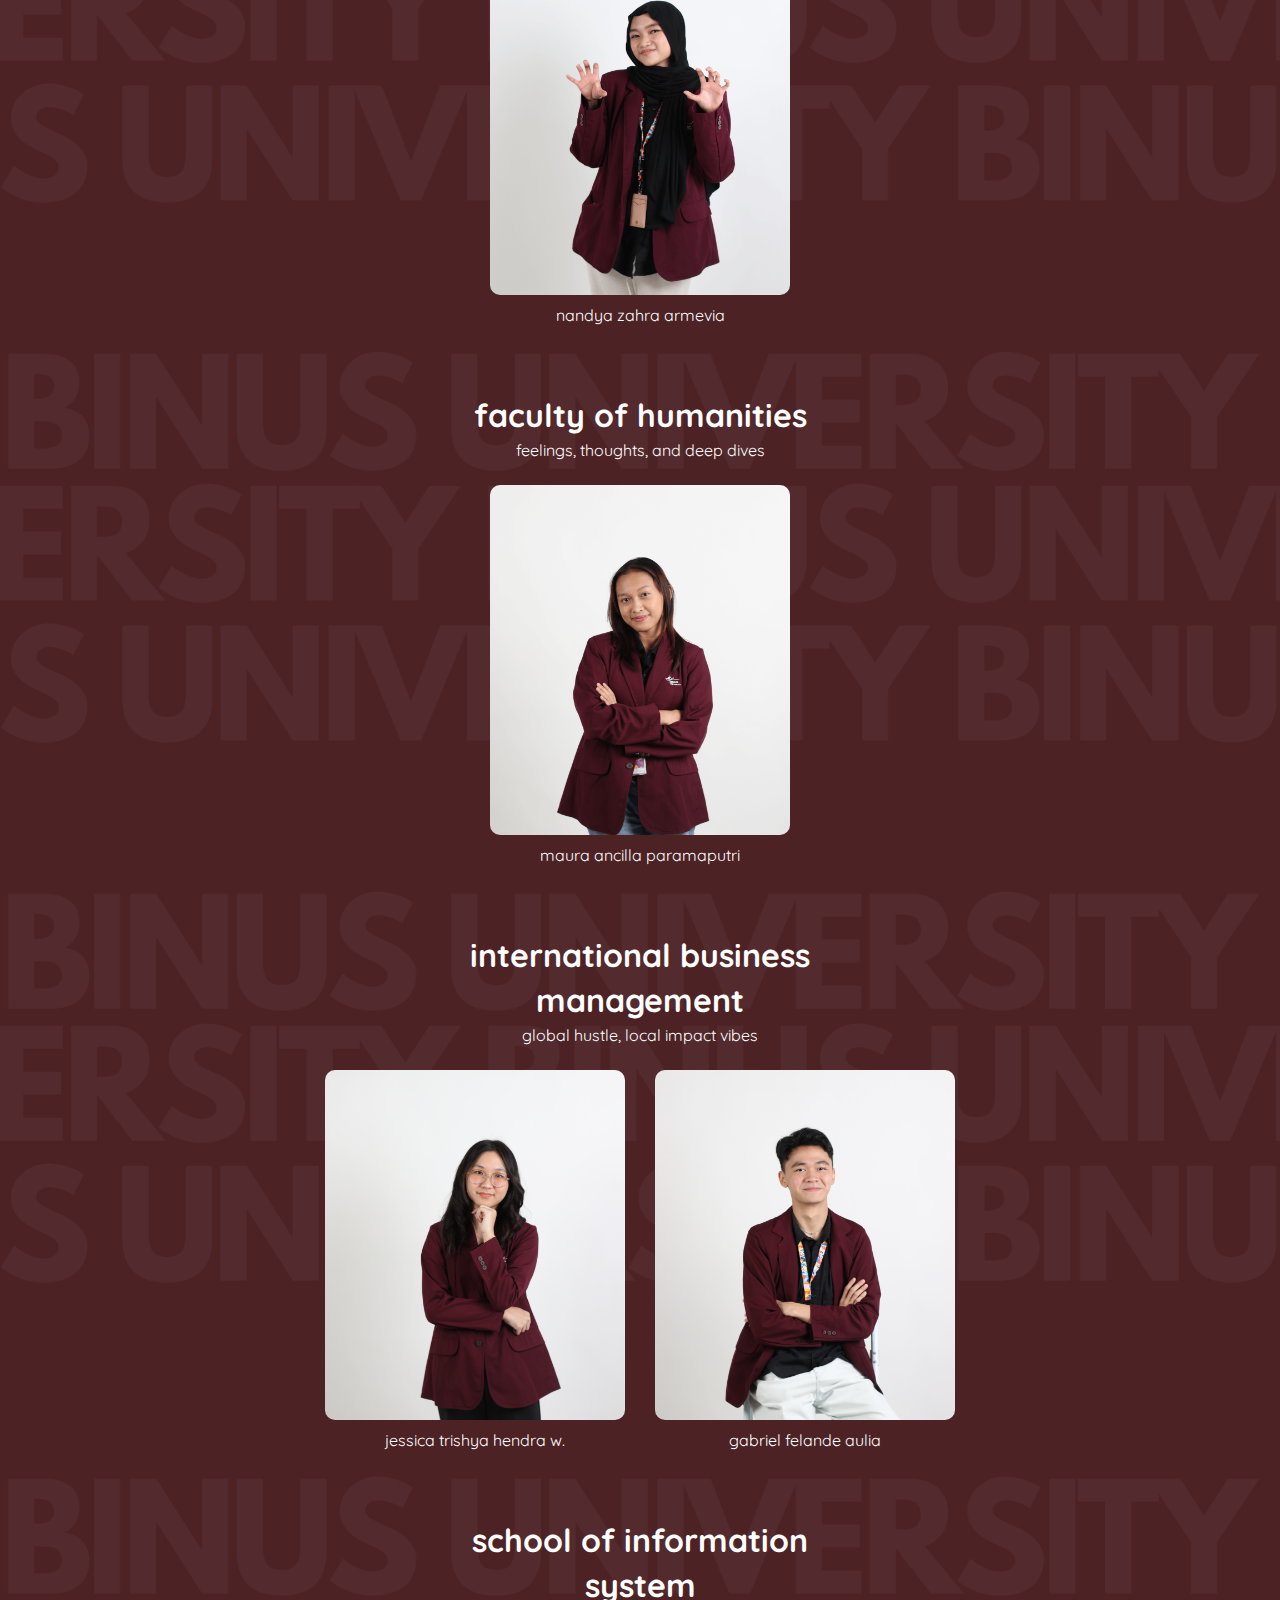
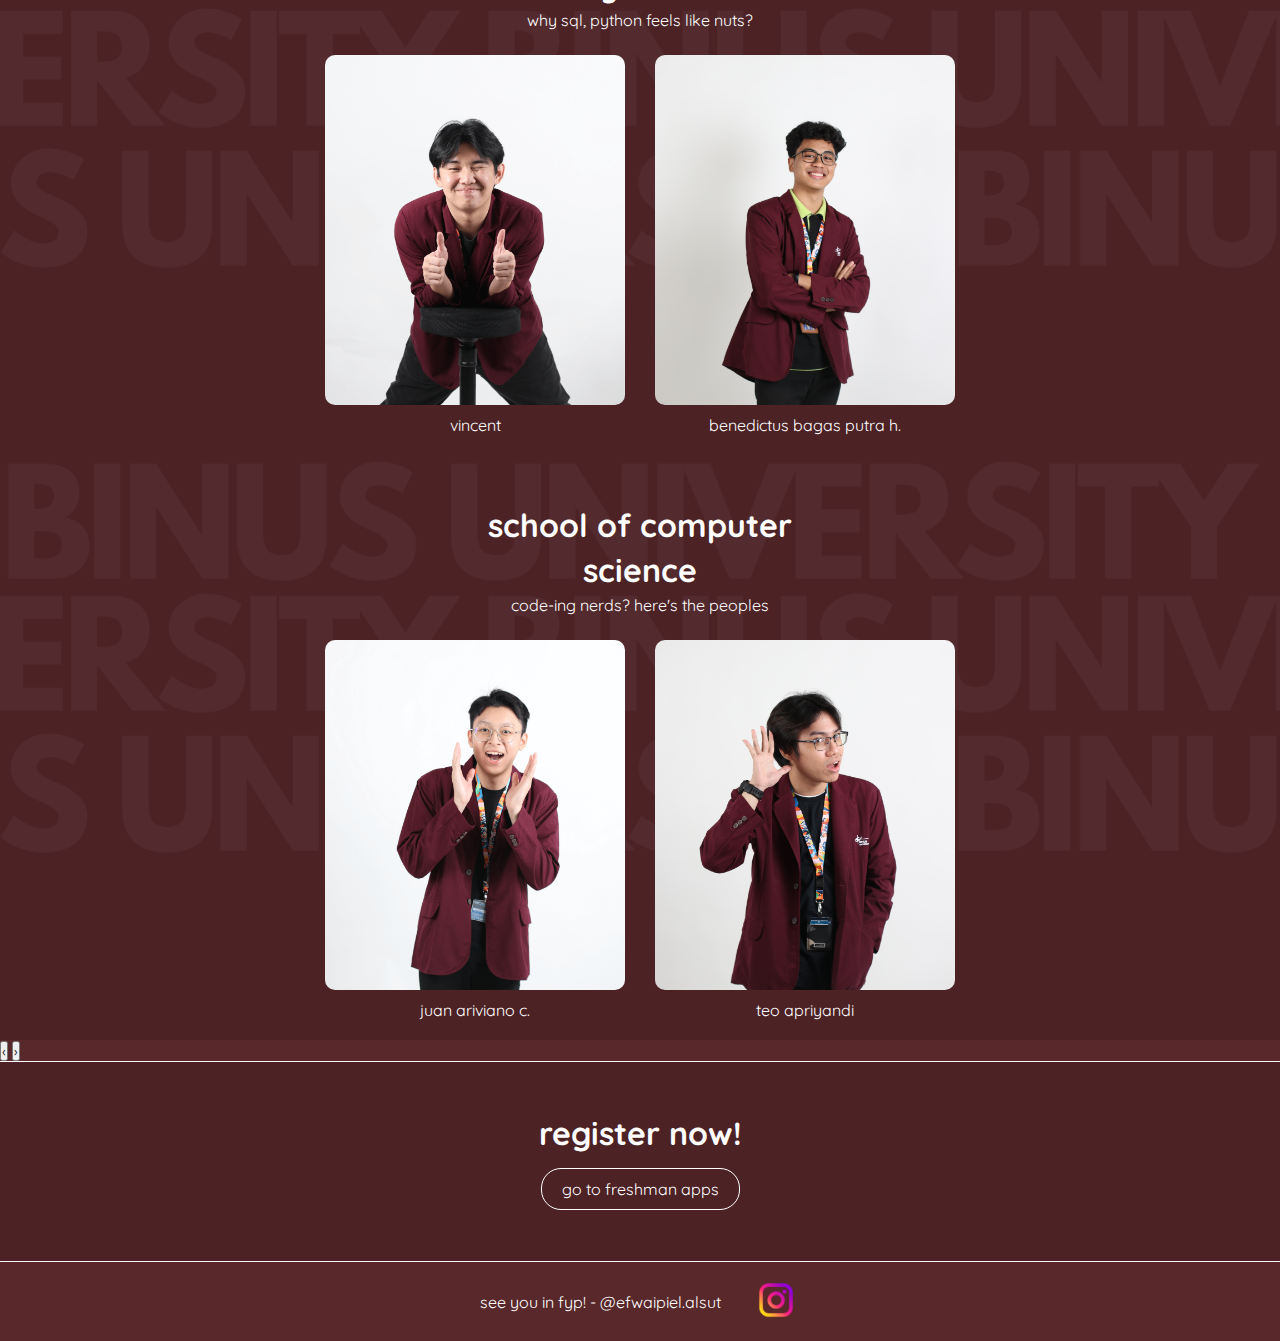
<file: FYP-web/Homepage/fypl.html>
<!DOCTYPE html>
<html lang="en">
  <head>
    <meta charset="UTF-8" />
    <meta name="viewport" content="width=device-width, initial-scale=1.0" />
    <link rel="icon" href="assets/favicon.ico" />
    <link rel="stylesheet" href="style.css" />
    <link
      rel="stylesheet"
      href="https://cdnjs.cloudflare.com/ajax/libs/font-awesome/6.7.2/css/all.min.css"
      integrity="sha512-Evv84Mr4kqVGRNSgIGL/F/aIDqQb7xQ2vcrdIwxfjThSH8CSR7PBEakCr51Ck+w+/U6swU2Im1vVX0SVk9ABhg=="
      crossorigin="anonymous"
      referrerpolicy="no-referrer"
    />
    <link rel="preconnect" href="https://fonts.googleapis.com" />
    <link rel="preconnect" href="https://fonts.gstatic.com" crossorigin />
    <link
      href="https://fonts.googleapis.com/css2?family=Quicksand:wght@300..700&display=swap"
      rel="stylesheet"
    />
    <title>fypl</title>
  </head>
  <body>
    <nav id="navbar-container">
      <a href="./fyp.html" id="logo-fypl"
        ><img src="assets/Logo.png" alt="logo" id="logo-nav"
      /></a>

      <div>
        <ul id="resp-nav">
          <li><a href="./fyp.html">fyp</a></li>
          <li><a href="./faq.html">faq</a></li>
          <li><a href="./fypl.html">fypl</a></li>
          <li><a href="https://freshmen.apps.binus.ac.id">register</a></li>
          <a href="#" id="close"
            ><img src="assets/x-button.png" alt=""
          /></a>
        </ul>
      </div>

      <div id="mobile">
        <i id="bar"><img src="assets/drop-button.png" alt="" /></i>
      </div>
    </nav>
    
    <div class="main-card-fypl">
    </div>
    <div class="carousel-wrapper">
      <div class="carousel">
        <!-- First slide -->
        <div class="carousel-slide">
          <div class="container-fypl">
            <h1>global business</h1>
            <h1>management</h1>
            <p>making deals across the world</p>
            <div class="card-fypl">
              <div class="fypl-solo" id="card1">
                <img src="assets/shae-gbm.png" alt="" />
                <p>shaena fazila rachman</p>
              </div>
              <div class="confetti-container" id="confettiContainer1"></div>
            </div>
          </div>
        </div>

        <!-- Second slide -->
        <div class="carousel-slide">
          <div class="container-fypl">
            <h1>management</h1>
            <p>leading chaos, one plan daily</p>
            <div class="card-fypl">
              <div class="fypl-solo" id="card2">
                <img src="assets/alysia-management.png" alt="" />
                <p>alysia kharlotta</p>
              </div>
              <div class="confetti-container" id="confettiContainer2"></div>
            </div>
          </div>
        </div>

        <!-- Third slide -->
        <div class="carousel-slide">
          <div class="container-fypl">
            <h1>business creation</h1>
            <p>start stuff, break rules, repeat</p>
            <div class="card-fypl">
              <div class="fypl-solo" id="card3">
                <img src="assets/fadil-bc.png" alt="" />
                <p>muhammad fadhil habi</p>
              </div>
              <div class="confetti-container" id="confettiContainer3"></div>
            </div>
          </div>
        </div>

        <!-- Fourth slide -->
        <div class="carousel-slide">
          <div class="container-fypl">
            <h1>film</h1>
            <p>lights, camera, chaos, and vibes</p>
            <div class="card-fypl">
              <div class="fypl-solo" id="card4">
                <img src="assets/vanya-film.png" alt="" />
                <p>vanya aurelia budiman</p>
              </div>
              <div class="confetti-container" id="confettiContainer4"></div>
            </div>
          </div>
        </div>

        <!-- Fifth slide -->
        <div class="carousel-slide">
          <div class="container-fypl">
            <h1>school of accounting</h1>
            <p>numbers whisper, we make sense</p>
            <div class="card-fypl">
              <div class="fypl-solo" id="card5">
                <img src="assets/nat-soa.png" alt="" />
                <p>nathalie audrey christabel gultom</p>
              </div>
              <div class="confetti-container" id="confettiContainer5"></div>
            </div>
          </div>
        </div>

        <!-- Sixth slide -->
        <div class="carousel-slide">
          <div class="container-fypl">
            <h1>visual communication</h1>
            <h1>design</h1>
            <p>we make pixels talk loud</p>
            <div class="card-fypl">
              <div class="fypl-solo" id="card6">
                <img src="assets/jo-dkv.png" alt="" />
                <p>jonathan lin</p>
              </div>
              <div class="confetti-container" id="confettiContainer6"></div>
            </div>
          </div>
        </div>

        <!-- Seventh slide -->
        <div class="carousel-slide">
          <div class="container-fypl">
            <h1>f.o.d. communication</h1>
            <h1>hotel n tourism</h1>
            <p>talk smooth, host cooler than ice</p>
            <div class="card-fypl">
              <div class="fypl-solo" id="card7">
                <img src="assets/hibran-hotel.png" alt="" />
                <p>hibran aditira</p>
              </div>
              <div class="confetti-container" id="confettiContainer7"></div>
            </div>
          </div>
        </div>

        <!-- Eighth slide -->
        <div class="carousel-slide">
          <div class="container-fypl">
            <h1>faculty of engineering</h1>
            <p>build things, break sleep schedules</p>
            <div class="card-fypl">
              <div class="fypl-solo" id="card8">
                <img src="assets/nandya_foe.png" alt="" />
                <p>nandya zahra armevia</p>
              </div>
              <div class="confetti-container" id="confettiContainer8"></div>
            </div>
          </div>
        </div>

        <!-- Ninth slide -->
        <div class="carousel-slide">
          <div class="container-fypl">
            <h1>faculty of humanities</h1>
            <p>feelings, thoughts, and deep dives</p>
            <div class="card-fypl">
              <div class="fypl-solo" id="card9">
                <img src="assets/ancilla-foh.png" alt="" />
                <p>maura ancilla paramaputri</p>
              </div>
              <div class="confetti-container" id="confettiContainer9"></div>
            </div>
          </div>
        </div>

        <!-- Tenth slide -->
        <div class="carousel-slide">
          <div class="container-fypl">
            <h1>international business</h1>
            <h1>management</h1>
            <p>global hustle, local impact vibes</p>
            <div class="card-fypl">
              <div class="fypl-left" id="card10">
                <img src="assets/jess.png" alt="" />
                <p>jessica trishya hendra w.</p>
              </div>
              <div class="confetti-container" id="confettiContainer10"></div>
              <div class="fypl-right" id="card11">
                <img src="assets/geb.png" alt="" />
                <p>gabriel felande aulia</p>
              </div>
              <div class="confetti-container" id="confettiContainer11"></div>
            </div>
          </div>
        </div>

        <!-- Eleventh slide -->
        <div class="carousel-slide">
          <div class="container-fypl">
            <h1>school of information</h1>
            <h1>system</h1>
            <p>why sql, python feels like nuts?</p>
            <div class="card-fypl">
              <div class="fypl-left" id="card12">
                <img src="assets/vin.png" alt="" />
                <p>vincent</p>
              </div>
              <div class="confetti-container" id="confettiContainer12"></div>
              <div class="fypl-right" id="card13">
                <img src="assets/bagas.png" alt="" />
                <p>benedictus bagas putra h.</p>
              </div>
              <div class="confetti-container" id="confettiContainer13"></div>
            </div>
          </div>
        </div>

        <!-- Twelfth slide -->
        <div class="carousel-slide">
          <div class="container-fypl">
            <h1>school of computer</h1>
            <h1>science</h1>
            <p>code-ing nerds? here's the peoples</p>
            <div class="card-fypl">
              <div class="fypl-left" id="card14">
                <img src="assets/juan-socs.png" alt="" />
                <p>juan ariviano c.</p>
              </div>
              <div class="confetti-container" id="confettiContainer14"></div>
              <div class="fypl-right" id="card15">
                <img src="assets/teo-socs.png" alt="" />
                <p>teo apriyandi</p>
              </div>
              <div class="confetti-container" id="confettiContainer15"></div>
            </div>
          </div>
        </div>
      </div>

      <!-- Carousel Controls -->
      <button class="carousel-nav prev">&lsaquo;</button>
      <button class="carousel-nav next">&rsaquo;</button>

      <!-- Pagination dots will be added here via JS -->
      <div class="carousel-pagination"></div>
    </div>

    <div class="register-card">
      <h1>register now!</h1>
      <a href="https://freshmen.apps.binus.ac.id">go to freshman apps</a>
    </div>

    <footer>
      <p>see you in fyp! - @efwaipiel.alsut</p>
      <a
        href="https://www.instagram.com/efwaipiel.alsut?utm_source=ig_web_button_share_sheet&igsh=ZDNlZDc0MzIxNw=="
        ><img src="assets/instagram.png" alt="instagram-logo"
      /></a>
    </footer>

    <script>
    document.addEventListener("DOMContentLoaded", function() {
      // Initialize carousel functionality
      let currentSlide = 0;
      const carousel = document.querySelector('.carousel');
      const slides = document.querySelectorAll('.carousel-slide');
      const totalSlides = slides.length;
      const prevButton = document.querySelector('.carousel-nav.prev');
      const nextButton = document.querySelector('.carousel-nav.next');
      const pagination = document.querySelector('.carousel-pagination');
      let isAnimating = false;
      
      // Create pagination dots
      for (let i = 0; i < totalSlides; i++) {
        const dot = document.createElement('span');
        dot.className = 'carousel-dot';
        dot.setAttribute('data-index', i);
        if (i === 0) dot.classList.add('active');
        pagination.appendChild(dot);
        
        // Add click event to each dot
        dot.addEventListener('click', () => {
          if (!isAnimating) {
            showSlide(i);
          }
        });
      }
      
      // Function to show a specific slide
      function showSlide(index) {
        if (isAnimating) return;
        isAnimating = true;
        
        // Update current slide index
        currentSlide = index;
        
        // Handle wrapping
        if (currentSlide < 0) currentSlide = totalSlides - 1;
        if (currentSlide >= totalSlides) currentSlide = 0;
        
        // Animate the carousel
        carousel.style.transform = `translateX(-${currentSlide * 100}%)`;
        
        // Update active dot
        document.querySelectorAll('.carousel-dot').forEach((dot, i) => {
          dot.classList.toggle('active', i === currentSlide);
        });
        
        // Trigger confetti for the current slide
        const currentSlideElement = slides[currentSlide];
        const cardElements = currentSlideElement.querySelectorAll('[id^="card"]');
        
        cardElements.forEach(card => {
          card.addEventListener('mouseenter', function() {
            const cardId = card.getAttribute('id');
            const confettiContainerId = `confettiContainer${cardId.replace('card', '')}`;
            const confettiContainer = currentSlideElement.querySelector(`#${confettiContainerId}`);
            
            if (confettiContainer) {
              createConfetti(confettiContainer);
            }
          });
        });
        
        // Reset animation flag after transition completes
        setTimeout(() => {
          isAnimating = false;
        }, 500);
      }
      
      // Event listeners for navigation buttons
      prevButton.addEventListener('click', () => {
        showSlide(currentSlide - 1);
      });
      
      nextButton.addEventListener('click', () => {
        showSlide(currentSlide + 1);
      });
      
      // Add swipe/touch support
      let touchStartX = 0;
      let touchEndX = 0;
      
      carousel.addEventListener('touchstart', (e) => {
        touchStartX = e.changedTouches[0].screenX;
      });
      
      carousel.addEventListener('touchend', (e) => {
        touchEndX = e.changedTouches[0].screenX;
        handleSwipe();
      });
      
      function handleSwipe() {
        const swipeThreshold = 50;
        if (touchEndX < touchStartX - swipeThreshold) {
          // Swipe left - next slide
          showSlide(currentSlide + 1);
        } else if (touchEndX > touchStartX + swipeThreshold) {
          // Swipe right - previous slide
          showSlide(currentSlide - 1);
        }
      }
      
      // Add keyboard navigation
      document.addEventListener('keydown', (e) => {
        if (e.key === 'ArrowLeft') {
          showSlide(currentSlide - 1);
        } else if (e.key === 'ArrowRight') {
          showSlide(currentSlide + 1);
        }
      });
      
      // Confetti animation function
      function createConfetti(container) {
        // Clear any existing confetti
        container.innerHTML = '';
        
        const colors = [
          '#FF0000', '#00FF00', '#0000FF', 
          '#FFFF00', '#FF00FF', '#00FFFF'
        ];
        
        // Create confetti pieces
        for (let i = 0; i < 30; i++) {
          const confetti = document.createElement('div');
          confetti.className = 'confetti';
          
          // Random properties
          const size = Math.random() * 10 + 5;
          const color = colors[Math.floor(Math.random() * colors.length)];
          
          // Set CSS variables for animation
          confetti.style.setProperty('--start-x', `${Math.random() * 100}%`);
          confetti.style.setProperty('--start-y', '0%');
          confetti.style.setProperty('--end-x', `${Math.random() * 200 - 50}%`);
          confetti.style.setProperty('--end-y', `${Math.random() * 100 + 100}%`);
          confetti.style.setProperty('--rotation', `${Math.random() * 360}deg`);
          
          // Set styles
          confetti.style.width = `${size}px`;
          confetti.style.height = `${size}px`;
          confetti.style.backgroundColor = color;
          confetti.style.animation = `fall ${Math.random() * 2 + 1}s linear forwards`;
          confetti.style.left = `${Math.random() * 100}%`;
          confetti.style.top = '0';
          
          container.appendChild(confetti);
        }
        
        // Clean up confetti after animation completes
        setTimeout(() => {
          container.innerHTML = '';
        }, 3000);
      }
      
      // Initialize the first slide
      showSlide(0);
      
      // Auto-play the carousel
      let autoplayInterval = setInterval(() => {
        showSlide(currentSlide + 1);
      }, 5000);
      
      // Pause autoplay on hover
      const carouselWrapper = document.querySelector('.carousel-wrapper');
      carouselWrapper.addEventListener('mouseenter', () => {
        clearInterval(autoplayInterval);
      });
      
      carouselWrapper.addEventListener('mouseleave', () => {
        autoplayInterval = setInterval(() => {
          showSlide(currentSlide + 1);
        }, 5000);
      });
      
      // Mobile navigation menu
      const bar = document.getElementById('bar');
      const close = document.getElementById('close');
      const nav = document.getElementById('resp-nav');
      
      if (bar) {
        bar.addEventListener('click', () => {
          nav.classList.add('active');
        });
      }
      
      if (close) {
        close.addEventListener('click', () => {
          nav.classList.remove('active');
        });
      }
    });
    </script>
  </body>
</html>
</file>
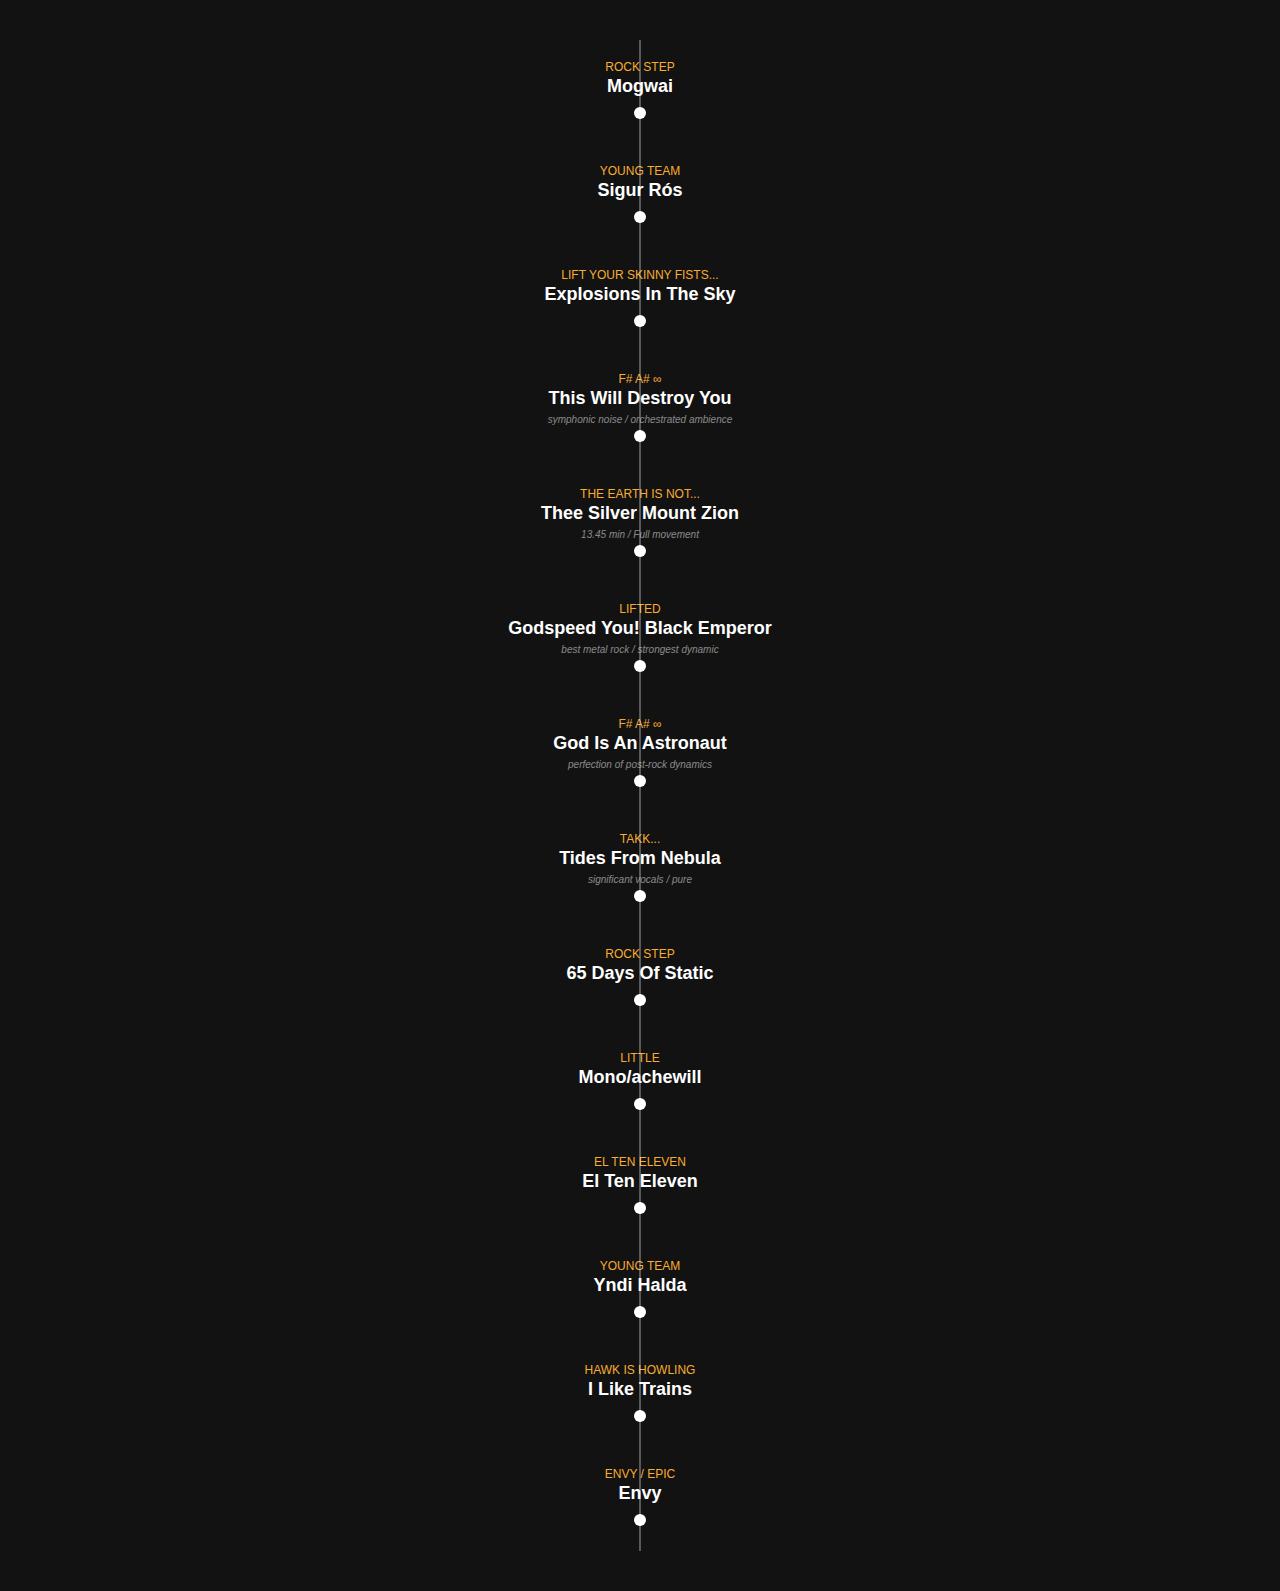
<file: FYP-web/Homepage/testing.html>
<!DOCTYPE html>
<html lang="en">
<head>
  <meta charset="UTF-8">
  <meta name="viewport" content="width=device-width, initial-scale=1.0">
  <title>Vertical Timeline</title>
  <style>
    * {
      margin: 0;
      padding: 0;
      box-sizing: border-box;
      font-family: Arial, sans-serif;
    }
    
    body {
      display: flex;
      justify-content: center;
      padding: 40px 0;
      background-color: #121212;
      color: white;
    }
    
    .timeline-container {
      position: relative;
      width: 100%;
      max-width: 600px;
      padding: 0 20px;
    }
    
    .timeline-line {
      position: absolute;
      left: 50%;
      transform: translateX(-50%);
      width: 2px;
      height: 100%;
      background-color: rgba(255, 255, 255, 0.3);
      z-index: 1;
    }
    
    .timeline-item {
      position: relative;
      padding: 20px 0;
      display: flex;
      flex-direction: column;
      align-items: center;
    }
    
    .timeline-dot {
      width: 12px;
      height: 12px;
      border-radius: 50%;
      background-color: white;
      margin: 5px 0;
      z-index: 2;
    }
    
    .timeline-content {
      width: 100%;
      text-align: center;
      padding: 0 10px;
    }
    
    .track-title {
      font-size: 18px;
      font-weight: bold;
      margin-bottom: 5px;
    }
    
    .album-title {
      font-size: 12px;
      color: #f8ad30;
      margin-bottom: 2px;
    }
    
    .track-time {
      font-size: 12px;
      color: rgba(255, 255, 255, 0.6);
    }
    
    .track-note {
      font-size: 10px;
      font-style: italic;
      color: rgba(255, 255, 255, 0.5);
      margin-top: 2px;
    }
  </style>
</head>
<body>
  <div class="timeline-container">
    <div class="timeline-line"></div>
    
    <div class="timeline-item">
      <div class="timeline-content">
        <div class="album-title">ROCK STEP</div>
        <div class="track-title">Mogwai</div>
      </div>
      <div class="timeline-dot"></div>
    </div>
    
    <div class="timeline-item">
      <div class="timeline-content">
        <div class="album-title">YOUNG TEAM</div>
        <div class="track-title">Sigur Rós</div>
      </div>
      <div class="timeline-dot"></div>
    </div>
    
    <div class="timeline-item">
      <div class="timeline-content">
        <div class="album-title">LIFT YOUR SKINNY FISTS...</div>
        <div class="track-title">Explosions In The Sky</div>
      </div>
      <div class="timeline-dot"></div>
    </div>
    
    <div class="timeline-item">
      <div class="timeline-content">
        <div class="album-title">F# A# ∞</div>
        <div class="track-title">This Will Destroy You</div>
        <div class="track-note">symphonic noise / orchestrated ambience</div>
      </div>
      <div class="timeline-dot"></div>
    </div>
    
    <div class="timeline-item">
      <div class="timeline-content">
        <div class="album-title">THE EARTH IS NOT...</div>
        <div class="track-title">Thee Silver Mount Zion</div>
        <div class="track-note">13.45 min / Full movement</div>
      </div>
      <div class="timeline-dot"></div>
    </div>
    
    <div class="timeline-item">
      <div class="timeline-content">
        <div class="album-title">LIFTED</div>
        <div class="track-title">Godspeed You! Black Emperor</div>
        <div class="track-note">best metal rock / strongest dynamic</div>
      </div>
      <div class="timeline-dot"></div>
    </div>
    
    <div class="timeline-item">
      <div class="timeline-content">
        <div class="album-title">F# A# ∞</div>
        <div class="track-title">God Is An Astronaut</div>
        <div class="track-note">perfection of post-rock dynamics</div>
      </div>
      <div class="timeline-dot"></div>
    </div>
    
    <div class="timeline-item">
      <div class="timeline-content">
        <div class="album-title">TAKK...</div>
        <div class="track-title">Tides From Nebula</div>
        <div class="track-note">significant vocals / pure</div>
      </div>
      <div class="timeline-dot"></div>
    </div>
    
    <div class="timeline-item">
      <div class="timeline-content">
        <div class="album-title">ROCK STEP</div>
        <div class="track-title">65 Days Of Static</div>
      </div>
      <div class="timeline-dot"></div>
    </div>
    
    <div class="timeline-item">
      <div class="timeline-content">
        <div class="album-title">LITTLE</div>
        <div class="track-title">Mono/achewill</div>
      </div>
      <div class="timeline-dot"></div>
    </div>
    
    <div class="timeline-item">
      <div class="timeline-content">
        <div class="album-title">EL TEN ELEVEN</div>
        <div class="track-title">El Ten Eleven</div>
      </div>
      <div class="timeline-dot"></div>
    </div>
    
    <div class="timeline-item">
      <div class="timeline-content">
        <div class="album-title">YOUNG TEAM</div>
        <div class="track-title">Yndi Halda</div>
      </div>
      <div class="timeline-dot"></div>
    </div>
    
    <div class="timeline-item">
      <div class="timeline-content">
        <div class="album-title">HAWK IS HOWLING</div>
        <div class="track-title">I Like Trains</div>
      </div>
      <div class="timeline-dot"></div>
    </div>
    
    <div class="timeline-item">
      <div class="timeline-content">
        <div class="album-title">ENVY / EPIC</div>
        <div class="track-title">Envy</div>
      </div>
      <div class="timeline-dot"></div>
    </div>
  </div>
</body>
</html>
</file>
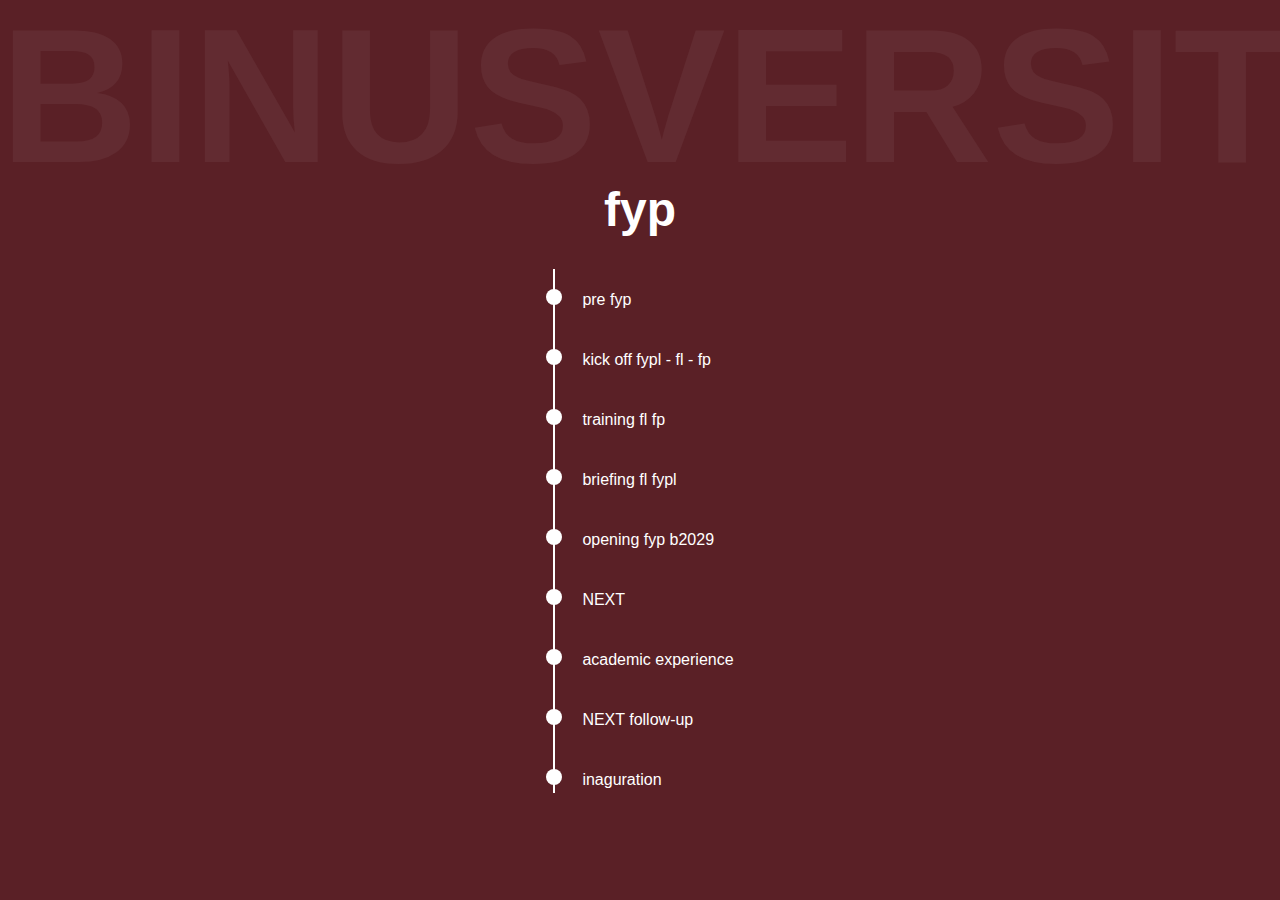
<file: FYP-web/Homepage/timeline.html>
<!DOCTYPE html>
<html lang="en">
<head>
    <meta charset="UTF-8">
    <meta name="viewport" content="width=device-width, initial-scale=1.0">
    <title>First Year Program Timeline</title>
    <style>
        * {
            margin: 0;
            padding: 0;
            box-sizing: border-box;
            font-family: Arial, sans-serif;
        }

        body {
            background-color: #5a2026;
            color: white;
            position: relative;
            overflow-x: hidden;
        }
        
        /* Background text overlay */
        body::before {
            content: "BINUSVERSITY";
            position: absolute;
            top: 0;
            left: 0;
            right: 0;
            font-size: 15vw;
            color: rgba(255, 255, 255, 0.05);
            font-weight: bold;
            text-align: center;
            z-index: 0;
            white-space: nowrap;
            overflow: hidden;
            user-select: none;
            line-height: 1;
        }
        
        .main-wrapper {
            display: flex;
            justify-content: center;
            align-items: center;
            min-height: 100vh;
            padding: 20px;
            position: relative;
            z-index: 1;
        }

        .timeline-container {
            position: relative;
            max-width: 500px;
            width: 100%;
            display: flex;
            flex-direction: column;
            align-items: center;
            padding-top: 10vh; /* Add top padding to push content down */
        }

        .fyp-title {
            font-size: 3rem;
            font-weight: bold;
            color: white;
            margin-bottom: 2rem;
            text-align: center;
        }

        .timeline {
            display: flex;
            flex-direction: column;
            position: relative;
            padding-top: 20px;
            padding-bottom: 20px;
        }

        .timeline::before {
            content: '';
            position: absolute;
            left: 7px;
            width: 2px;
            background-color: white;
            transition: height 1.5s ease;
            z-index: 1;
            top: 0;
            /* This ensures the line doesn't extend beyond the last dot */
            height: calc(100% - 16px);
            max-height: 0;
        }

        .timeline.animate::before {
            max-height: calc(100% - 16px);
        }

        .timeline-item {
            display: flex;
            margin-bottom: 40px;
            position: relative;
            opacity: 0;
            transform: translateY(20px);
            transition: opacity 0.5s ease, transform 0.5s ease;
        }

        .timeline-item:last-child {
            margin-bottom: 0;
        }

        .timeline.animate .timeline-item {
            opacity: 1;
            transform: translateY(0);
        }

        .timeline-dot {
            width: 16px;
            height: 16px;
            border-radius: 50%;
            background-color: white;
            margin-right: 20px;
            flex-shrink: 0;
            z-index: 2;
        }

        .timeline-content {
            padding-top: 2px;
        }

        .timeline-text {
            font-size: 1rem;
            color: white;
        }

        /* Apply different transition delays to animate items sequentially */
        .timeline-item:nth-child(1) { transition-delay: 0.2s; }
        .timeline-item:nth-child(2) { transition-delay: 0.4s; }
        .timeline-item:nth-child(3) { transition-delay: 0.6s; }
        .timeline-item:nth-child(4) { transition-delay: 0.8s; }
        .timeline-item:nth-child(5) { transition-delay: 1.0s; }
        .timeline-item:nth-child(6) { transition-delay: 1.2s; }
        .timeline-item:nth-child(7) { transition-delay: 1.4s; }
        .timeline-item:nth-child(8) { transition-delay: 1.6s; }
        .timeline-item:nth-child(9) { transition-delay: 1.8s; }

        /* Responsive styles */
        @media (max-width: 768px) {
            .timeline-container {
                padding-top: 5vh;
            }
        }

        @media (max-width: 480px) {
            .timeline-text {
                font-size: 0.9rem;
            }
            
            .timeline-item {
                margin-bottom: 30px;
            }
            
            .fyp-title {
                font-size: 2.5rem;
            }
        }
    </style>
</head>
<body>
    <div class="main-wrapper">
        <div class="timeline-container">
            <div class="fyp-title">fyp</div>
            <div class="timeline">
                <div class="timeline-item">
                    <div class="timeline-dot"></div>
                    <div class="timeline-content">
                        <div class="timeline-text">pre fyp</div>
                    </div>
                </div>
                <div class="timeline-item">
                    <div class="timeline-dot"></div>
                    <div class="timeline-content">
                        <div class="timeline-text">kick off fypl - fl - fp</div>
                    </div>
                </div>
                <div class="timeline-item">
                    <div class="timeline-dot"></div>
                    <div class="timeline-content">
                        <div class="timeline-text">training fl fp</div>
                    </div>
                </div>
                <div class="timeline-item">
                    <div class="timeline-dot"></div>
                    <div class="timeline-content">
                        <div class="timeline-text">briefing fl fypl</div>
                    </div>
                </div>
                <div class="timeline-item">
                    <div class="timeline-dot"></div>
                    <div class="timeline-content">
                        <div class="timeline-text">opening fyp b2029</div>
                    </div>
                </div>
                <div class="timeline-item">
                    <div class="timeline-dot"></div>
                    <div class="timeline-content">
                        <div class="timeline-text">NEXT</div>
                    </div>
                </div>
                <div class="timeline-item">
                    <div class="timeline-dot"></div>
                    <div class="timeline-content">
                        <div class="timeline-text">academic experience</div>
                    </div>
                </div>
                <div class="timeline-item">
                    <div class="timeline-dot"></div>
                    <div class="timeline-content">
                        <div class="timeline-text">NEXT follow-up</div>
                    </div>
                </div>
                <div class="timeline-item">
                    <div class="timeline-dot"></div>
                    <div class="timeline-content">
                        <div class="timeline-text">inaguration</div>
                    </div>
                </div>
            </div>
        </div>
    </div>

    <script>
        // Function to check if element is in viewport
        function isInViewport(element) {
            const rect = element.getBoundingClientRect();
            return (
                rect.top >= 0 &&
                rect.left >= 0 &&
                rect.bottom <= (window.innerHeight || document.documentElement.clientHeight) &&
                rect.right <= (window.innerWidth || document.documentElement.clientWidth)
            );
        }

        // Function to handle animation
        function handleScroll() {
            const timeline = document.querySelector('.timeline');
            if (isInViewport(timeline) && !timeline.classList.contains('animate')) {
                timeline.classList.add('animate');
            }
        }

        // Add scroll event listener
        window.addEventListener('scroll', handleScroll);
        
        // Trigger animation on page load
        window.addEventListener('load', () => {
            setTimeout(handleScroll, 500);
        });
    </script>
</body>
</html>
</file>
<file: FYP-web/Homepage/style.css>
* {
    margin: 0;
    padding: 0;
    box-sizing: border-box;
    font-family: "Quicksand", sans-serif;
}

body {
    background-image: url('../../assets/bg_move.png');
    background-size: cover;
    background-position: center center;
    background-color: #59282b;
    height: 100vh;
    background-repeat: repeat-x;
    background-size: cover;
    animation: moveBackground 10s linear infinite;
    overflow-x: hidden; 
}

/* .moving-background {
    width: 100%;
    height: 100vh;
    background-image: url('../../assets/background.png'); /* Replace with your image 
    background-repeat: repeat-x;
    background-size: cover;
    animation: moveBackground 10s linear infinite;
    
  } */
  @keyframes moveBackground {
    from {
      background-position: 0 0;
    }
    to {
      background-position: 1705px 0; /* Adjust based on image width/speed */
    }
  }

/* nav */
#navbar-container a img{
    height: 25px;
    width: auto;
}

#navbar-container #logo-fypl img{
    height: 68px;
    width: auto;
    transition: transform 0.3s ease;
}

#navbar-container #logo-fypl img:hover{
    animation: rotateInfinite 2s linear infinite;
}

@keyframes rotateInfinite {
    from {
      transform: rotate(0deg);
    }
    to {
      transform: rotate(360deg);
    }
  }

#navbar-container {
    display: flex;
    align-items: center;
    justify-content: space-between;
    padding: 12px 50px;
    background-color: #59282b;
    height: 90px;
}

#resp-nav{
    display: flex;
    align-items: center;
}

#resp-nav li {
    list-style: none;
    padding: 0 20px;
}

#resp-nav li a{
    text-decoration: none;
    font-size: 16px;
    font-weight: 500;
    color: #fff;
    transition: 0.3s ease;
}

#resp-nav li a:hover {
    color:#cd7c8b;
}

#resp-nav li a:hover .kotak-1{
    color: white;
}

#mobile{
    display: none;
    align-items: center;
}

#close {
    display: none;
}


/* home */
.title-home {
    color: white;
    display: flex;
    flex-direction: column;
    align-items: center;
    justify-content: center;
    height: 100vh;
}

.title-home h1 {
    font-size: 40px;
}

.title-home a {
    margin-top: 15px;
    background: none;
    border: 1px solid white;
    padding: 10px 20px;
    border-radius: 20px;
    text-decoration: none;
    color: white;
}

.title-home a:hover {
    margin-top: 15px;
    /* background: none; */
    background-color: #fefefe;
    border: 1px solid white;
    padding: 10px 20px;
    border-radius: 20px;
    transition: 0.45s;
    color: #59282b;
}

/* fyp */
.first-card {
    background-image: url('../../assets/card-1.png');
    background-size: cover;
    display: flex;
    flex-direction: column;
    align-items: center;
    justify-content: center;
    color: white;
    height: 500px;
    border-bottom: 1px solid white;
}

.first-card div {
    display: flex;
    flex-direction: column;
    justify-content: center;
    width: 400px;
}

.first-card div button {
    margin-top: 15px;
    background: none;
    border: 1px solid white;
    padding: 10px 20px;
    border-radius: 20px;
    transition: 0.45s;
    color: white;
    width: 110px;
    font-size: 15px;
}

.first-card div button:hover {
    margin-top: 15px;
    background-color: #fefefe;
    border: 1px solid white;
    padding: 10px 20px;
    border-radius: 20px;
    transition: 0.45s;
    color: #59282b;
    width: 110px;
    cursor: pointer;
}

.timeline-container {
    /* background-color: #59282b; */
    background-image: url('../../assets/bg_move.png');
    background-size: 1000px;
    position: relative;
    width: 100%;
    /* max-width: 600px; */
    padding: 0 20px;
    animation: moveBackground 10s linear infinite;
}
  
  .timeline-line {
    position: absolute;
    left: 50%;
    transform: translateX(-50%);
    width: 2px;
    height: 83%;
    background-color: rgba(255, 255, 255, 0.3);
    z-index: 1;
  }
  
  .timeline-item {
    position: relative;
    padding: 20px 0;
    display: flex;
    flex-direction: column;
    align-items: center;
  }
  
  .timeline-dot {
    width: 12px;
    height: 12px;
    border-radius: 50%;
    background-color: white;
    margin: 5px 0;
    z-index: 2;
  }
  
  .timeline-content {
    width: 100%;
    text-align: center;
    padding: 0 10px;
  }
  
  .track-title {
    font-size: 20px;
    /* font-weight: bold; */
    margin-bottom: 5px;
    color: white;
  }
  
  .album-title {
    font-size: 20px;
    color: #f8ad30;
    margin-bottom: 2px;
  }
  
  .track-time {
    font-size: 12px;
    color: rgba(255, 255, 255, 0.6);
  }
  
  .track-note {
    font-size: 17px;
    font-style: italic;
    color: rgba(255, 255, 255, 0.5);
    margin-top: 2px;
  }

.timeline-container .timeline-end p {
    padding-bottom: 100px;
}

.testimonial {
    background-color: #59282b;
    padding-top: 50px;
    padding-bottom: 70px;
    display: flex;
    flex-direction: column;
    align-items: center;
    justify-content: center;
    color: white;
    border-top: 1px solid white;
}

.testimonial p {
    margin-top: 10px;
}

.testimonial .card-testi{
    display: flex;
    /* flex-direction: column; */
    align-items: center;
    justify-content: center;
    gap: 50px;
    color: white;
}   

.testimonial .card-testi img {
    height: 300px;
}

.card-faq {
    background-image: url('../../assets//home-back.png');
    background-color: #59282b;
    background-position: 50% 25%;
    background-size: cover;
    display: flex;
    flex-direction: column;
    align-items: center;
    justify-content: center;
    height : 300px;
    border-top: 1px solid white;
    /* border-bottom: 1px solid white; */
}

.card-faq div {
    display: flex;
    gap: 12px;
}

.card-faq h1 {
    font-size: 40px;
    color: white;
}

.card-faq a {
    margin-top: 15px;
    background: none;
    border: 1px solid white;
    padding: 10px 20px;
    border-radius: 20px;
    text-decoration: none;
    color: white;
}

.card-faq a:hover {
    margin-top: 15px;
    /* background: none; */
    background-color: #fefefe;
    border: 1px solid white;
    padding: 10px 20px;
    border-radius: 20px;
    transition: 0.45s;
    color: #59282b;
}

.card-faq button a {
    text-decoration: none;
    color: white;
}

.timeline-container .title-timeline {
    display: flex;
    flex-direction: column;
    justify-content: center;
    align-items: center;
    padding: 50px 0;
    gap: 10px;
    color: white;
}

/* faq */
.faq-wrapper h1 {
    text-align: center;
    color: white;
    font-weight: 500;
    margin-bottom: 1rem;
    padding-top: 2rem;
}

.faq-wrapper {
    max-width: 1000px;
    margin: 0 auto;
    padding: 2rem;
}

.email-contact {
    text-align: center;
    color: white;
    margin-bottom: 2rem;
}

.email-contact a {
    color: white;
    text-decoration: none;
}

.search-container {
    margin-bottom: 2rem;
}

.search-input {
    width: 100%;
    padding: 1rem;
    border: 1px solid #ddd;
    border-radius: 4px;
    font-size: 1rem;
    font-family: "Quicksand", sans-serif;
}

.faq-container {
    background-color: #fff;
    border-radius: 5px;
    overflow: hidden;
}

.faq-item {
    border-bottom: 1px solid #f1f1f1;
    opacity: 0;
    transform: translateX(100%);
    animation-name: slideIn;
    animation-duration: 1s;
    animation-fill-mode: forwards;
    animation-timing-function: ease;
}

@keyframes slideIn {
    to {
      transform: translateX(0);
      opacity: 1;
    }
  }

.faq-item:last-child {
    border-bottom: none;
}

.faq-question {
    display: flex;
    justify-content: space-between;
    align-items: center;
    padding: 1rem;
    cursor: pointer;
    font-weight: 500;
    color: #555;
    transition: background-color 0.3s ease;
}

.faq-question:hover {
    background-color: #f9f9f9;
}

.faq-toggle {
    font-size: 1.5rem;
    color: #aaa;
}

.faq-answer {
    max-height: 0;
    overflow: hidden;
    transition: max-height 0.5s ease, padding 0.5s ease;
    padding: 0 1rem;
    color: #666;
}

.faq-answer.active {
    max-height: 200px;
    padding: 0 1rem 1rem;
}

.faq-answer p {
    margin-bottom: 0.5rem;
}

.faq-answer a {
    color: #b99b84;
    text-decoration: none;
}

.faq-answer a:hover {
    text-decoration: underline;
}

.hidden {
    display: none;
}

#faq-button {
    display: flex;
    align-items: center;
    justify-content: center;
}

#faq-button a {
    margin-top: 15px;
    text-decoration: none;
    color: white;
    margin-bottom: 50px;
    background: none;
    border: 1px solid white;
    padding: 10px 20px;
    border-radius: 20px;
    
}

#faq-button a:hover{
    background-color: #fefefe;
    border: 1px solid white;
    transition: 0.45s;
    color: #59282b;
    transition: 0.45s
}

/* fypl */
.main-card-fypl {
    background-image: url('../../assets/main-card-fypl.png');
    background-position: center;
    background-size: cover;
    height: 600px;
    border-bottom: 1px solid white;
}

.container-fypl {
    background-image: url(../../assets/bg_move_fypl.png);
    background-size: 100%;
    /* margin-top: 50px; */
    padding-top: 50px;
    display: flex;
    flex-direction: column;
    align-items: center;
    justify-content: center;
    color: white;
    gap: 5px;
    animation: moveBackground 10s linear infinite;
}

@keyframes moveBackground {
    from {
      background-position: 0 0;
    }
    to {
      background-position: 1705px 0; /* Adjust based on image width/speed */
    }
  }

.container-fypl p{
    margin-bottom: 20px;
}

.container-fypl .card-fypl {
    display: flex;
    justify-content: center;
    align-items: center;
    gap: 30px;
}

.container-fypl .card-fypl .fypl-left {
    display: flex;
    flex-direction: column;
    justify-content: center;
    align-items: center;
    gap: 10px;
}

.container-fypl .card-fypl .fypl-right {
    display: flex;
    flex-direction: column;
    justify-content: center;
    align-items: center;
    gap: 10px;
}

.container-fypl .card-fypl .fypl-left img {
    width: 300px;
    height: 350px;
    object-fit: cover;
    border-radius: 10px;
}

.container-fypl .card-fypl .fypl-right img {
    width: 300px;
    height: 350px;
    object-fit: cover;
    border-radius: 10px;
    object-position: 0 10%;
}

.container-fypl .card-fypl .fypl-solo {
    display: flex;
    flex-direction: column;
    justify-content: center;
    align-items: center;
    gap: 10px;
}

.container-fypl .card-fypl .fypl-solo img {
    width: 300px;
    height: 350px;
    object-fit: cover;
    border-radius: 10px;
    object-position: 0 10%;
}

.confetti-container {
    position: absolute;
    top: 0;
    left: 0;
    width: 100%;
    height: 100%;
    pointer-events: none;
    z-index: 10;
}

.confetti {
    position: absolute;
    opacity: 0;
    z-index: 11;
}

@keyframes fall {
    0% {
        opacity: 1;
        transform: translate(var(--start-x), var(--start-y)) scale(0.5) rotate(0deg);
    }
    100% {
        opacity: 0;
        transform: translate(var(--end-x), var(--end-y)) scale(1) rotate(var(--rotation));
    }
}

body > div:nth-child(14) {
    padding-bottom: 30px;
}


.register-card {
    display: flex;
    flex-direction: column;
    justify-content: center;
    align-items: center;
    color: white;
    background-color: #4C2225;
    height: 200px;
    border-top: 1px solid white;
}

.register-card a {
    margin-top: 15px;
    background: none;
    border: 1px solid white;
    padding: 10px 20px;
    border-radius: 20px;
    text-decoration: none;
    color: white;
}

.register-card a:hover {
    margin-top: 15px;
    /* background: none; */
    background-color: #fefefe;
    border: 1px solid white;
    padding: 10px 20px;
    border-radius: 20px;
    transition: 0.45s;
    color: #59282b;
}


/* footer */
footer {
    background-color: #59282b;
    display: flex;
    align-items: center;
    justify-content: center;
    gap: 30px;
    height: 80px;
    border-top: 1px solid white;
}

footer p {
    color: white;
}

footer a img {
    height: 50px;
}

@media (max-width: 1024px){
    .card-faq {
        background-image: url('../../assets//home-back.png');
        background-color: #59282b;
        background-position: 50% 10%;
        background-size: 1800px;
        display: flex;
        flex-direction: column;
        align-items: center;
        justify-content: center;
        height: 300px;
        border-top: 1px solid white;
        /* border-bottom: 1px solid white; */
    }

    .testimonial h1{
        margin-bottom: 0px;
    }

    .testimonial p {
        margin-top: 10px;
        margin-bottom: 25px;
    }
    
    .testimonial .card-testi{
        display: flex;
        flex-direction: column;
        align-items: center;
        justify-content: center;
        gap: 15px;
        color: white;
    }
    
    .testimonial .card-testi img {
        height: 300px;
    }

    .main-card-fypl {
        background-image: url('../../assets/main-card-fypl.png');
        background-position: center;
        background-size: cover;
        height: 400px;
    }
}

/* responsive */
@media (max-width : 768px) {
    #resp-nav {
        display: flex;
        flex-direction: column;
        align-items: flex-start;
        justify-content: flex-start;
        position: fixed;
        top: 0;
        right: -320px;
        height: 100vh;
        width: 300px;
        background-color: #59282b;
        padding: 100px 0 0 10px;
        transition: 0.3s;
        z-index: 1;
    }
    
    #resp-nav.active{
        right: 0px;
    }
    
    #resp-nav li{
        margin-bottom: 30px;
    }
    
    #mobile{
        display: flex;
        align-items: center;
    }
    
    #mobile i{
        color: #fff;
        font-size: 24px;
        padding-left: 20px;
    }
    
    #close {
        display: initial;
        position: absolute;
        top: 30px;
        left: 30px;
        color: #fff;
        font-size: 24px;
    }

    .card-faq {
        background-image: url('../../assets//home-back.png');
        background-color: #59282b;
        background-position: 50% 15%;
        background-size: 1500px;
        display: flex;
        flex-direction: column;
        align-items: center;
        justify-content: center;
        height: 300px;
        border-top: 1px solid white;
        /* border-bottom: 1px solid white; */
    }

    .card-faq h1 {
        font-size: 25px;
        color: white;
    }

    .card-faq div {
        display: flex;
        flex-direction: column;
        align-items: center;
        justify-content: center;
        gap: 0px;
    }

    .testimonial h1{
        margin-bottom: 0px;
    }

    .testimonial p {
        margin-top: 10px;
        margin-bottom: 25px;
    }
    
    .testimonial .card-testi{
        display: flex;
        flex-direction: column;
        align-items: center;
        justify-content: center;
        gap: 15px;
        color: white;
    }
    
    .testimonial .card-testi img {
        height: 300px;
    }

    .main-card-fypl {
        background-image: url('../../assets/main-card-fypl.png');
        background-position: center;
        background-size: cover;
        height: 300px;
    }
}

@media (max-width: 450px) {
    .title-home h1 {
        font-size: 28px;
    }

    body {
        background-image: url('../../assets/bg_move.png');
        background-size: cover;
        background-position: 50% 65%;
        background-color: #59282b;
        height: 100%;
        /* overflow: hidden; */
        background-repeat: repeat-x;
        background-size: cover;
        animation: moveBackground 10s linear infinite;
    }

    @keyframes moveBackground {
        from {
          background-position: 0 0;
        }
        to {
          background-position: 1705px 0; /* Adjust based on image width/speed */
        }
      }

    .first-card div {
        display: flex;
        flex-direction: column;
        justify-content: center;
        width: 250px;
        font-size: 15px;
    }

    .card-faq {
        background-image: url('../../assets//home-back.png');
        background-color: #59282b;
        background-position: 50% -100%;
        background-size: 1290px;
        display: flex;
        flex-direction: column;
        align-items: center;
        justify-content: center;
        height: 300px;
    }

    .card-faq h1 {
        font-size: 25px;
        color: white;
    }

    .card-faq div {
        display: flex;
        flex-direction: column;
        align-items: center;
        justify-content: center;
        gap: 0px;
    }

    .testimonial h1{
        margin-bottom: 0px;
    }

    .testimonial p {
        margin-top: 10px;
        margin-bottom: 5px;
    }
    
    .testimonial .card-testi{
        display: flex;
        flex-direction: column;
        align-items: center;
        justify-content: center;
        gap: 15px;
        color: white;
    }
    
    .testimonial .card-testi img {
        height: 170px;
    }

    body > div.testimonial > div > img:nth-child(1) {
        margin-top: 25px;
    }

    .main-card-fypl {
        background-image: url('../../assets/main-card-fypl.png');
        background-position: center;
        background-size: cover;
        height: 180px;
    }

    .container-fypl .card-fypl {
        display: flex;
        flex-direction: column;
        justify-content: center;
        align-items: center;
        gap: 30px;
    }

      .track-title {
    font-size: 25px;
    /* font-weight: bold; */
    margin-bottom: 5px;
    color: white;
  }
  
  .album-title {
    font-size: 20px;
    color: #f8ad30;
    margin-bottom: 2px;
  }
  
  .track-time {
    font-size: 12px;
    color: rgba(255, 255, 255, 0.6);
  }

    footer {
        background-color: #59282b;
        display: flex;
        flex-direction: column;
        align-items: center;
        justify-content: center;
        gap: 10px;
        height: 140px;
    }
    
}
</file>
